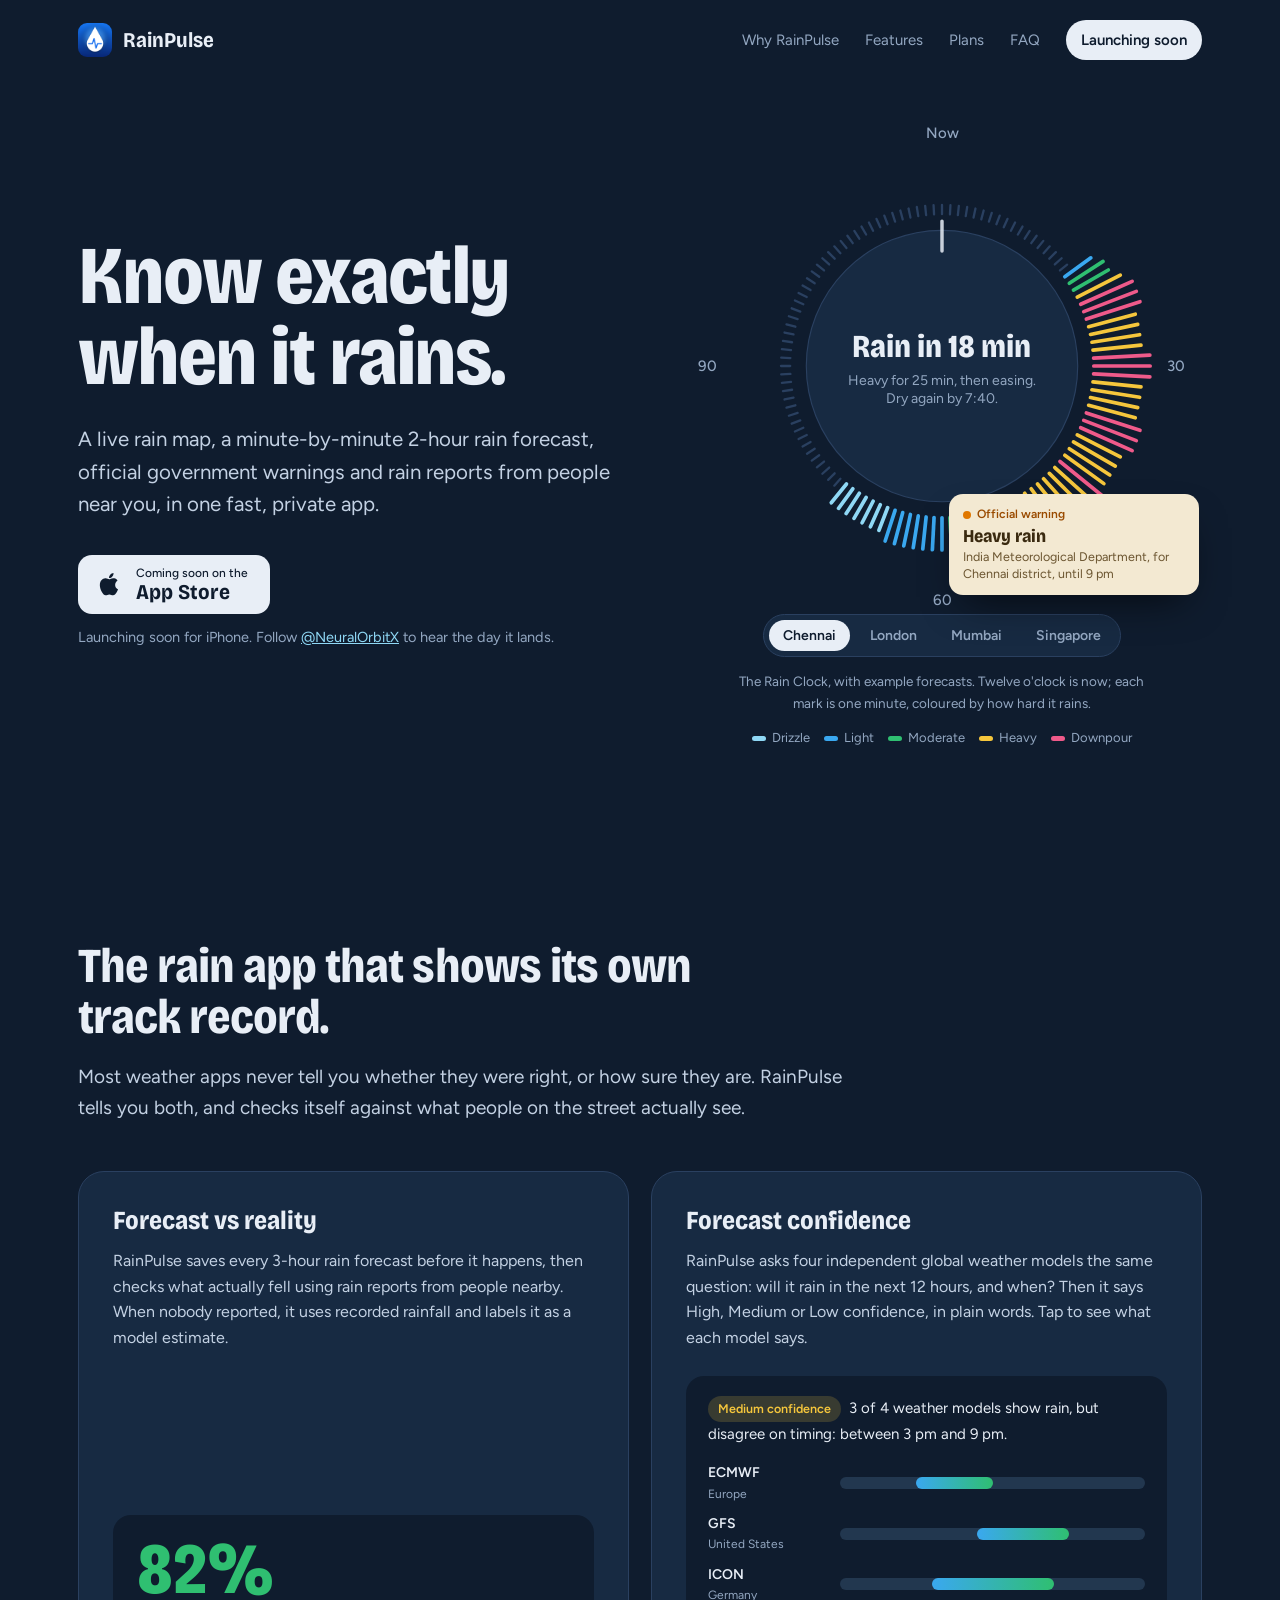
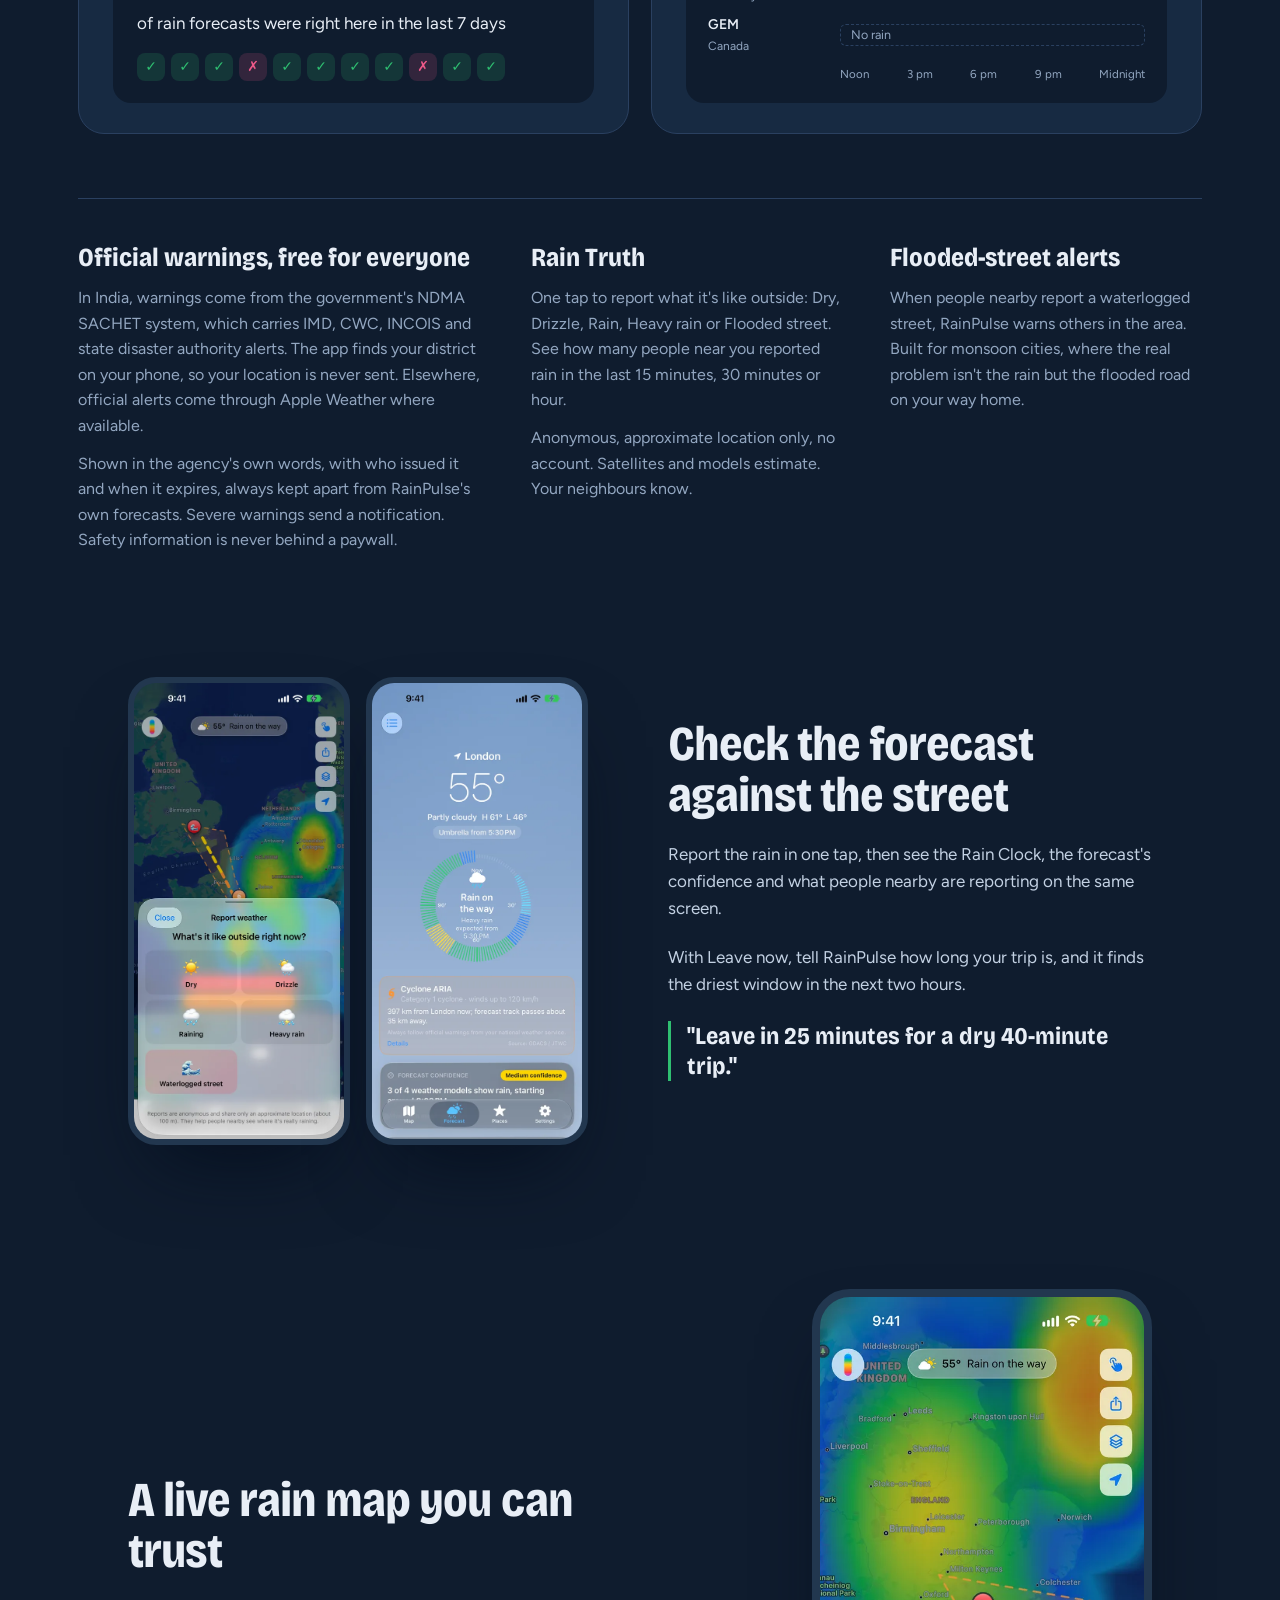
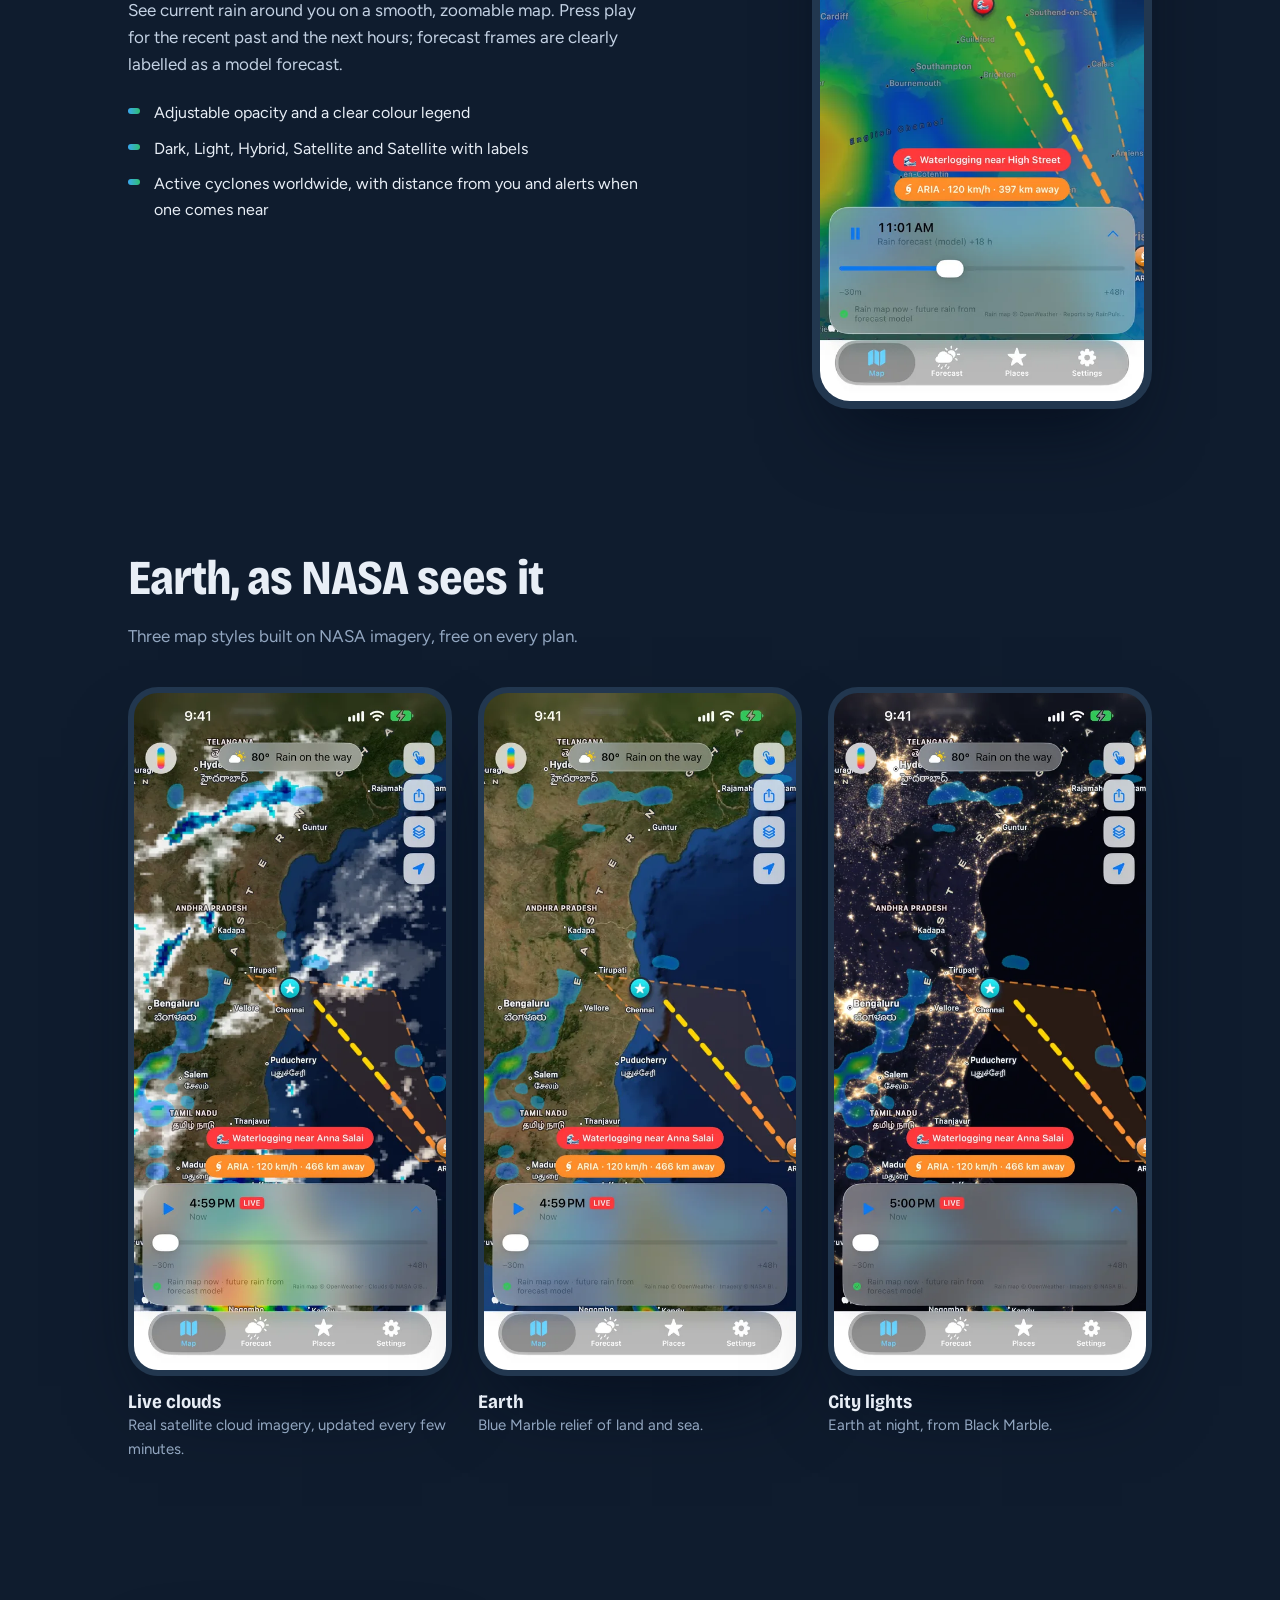
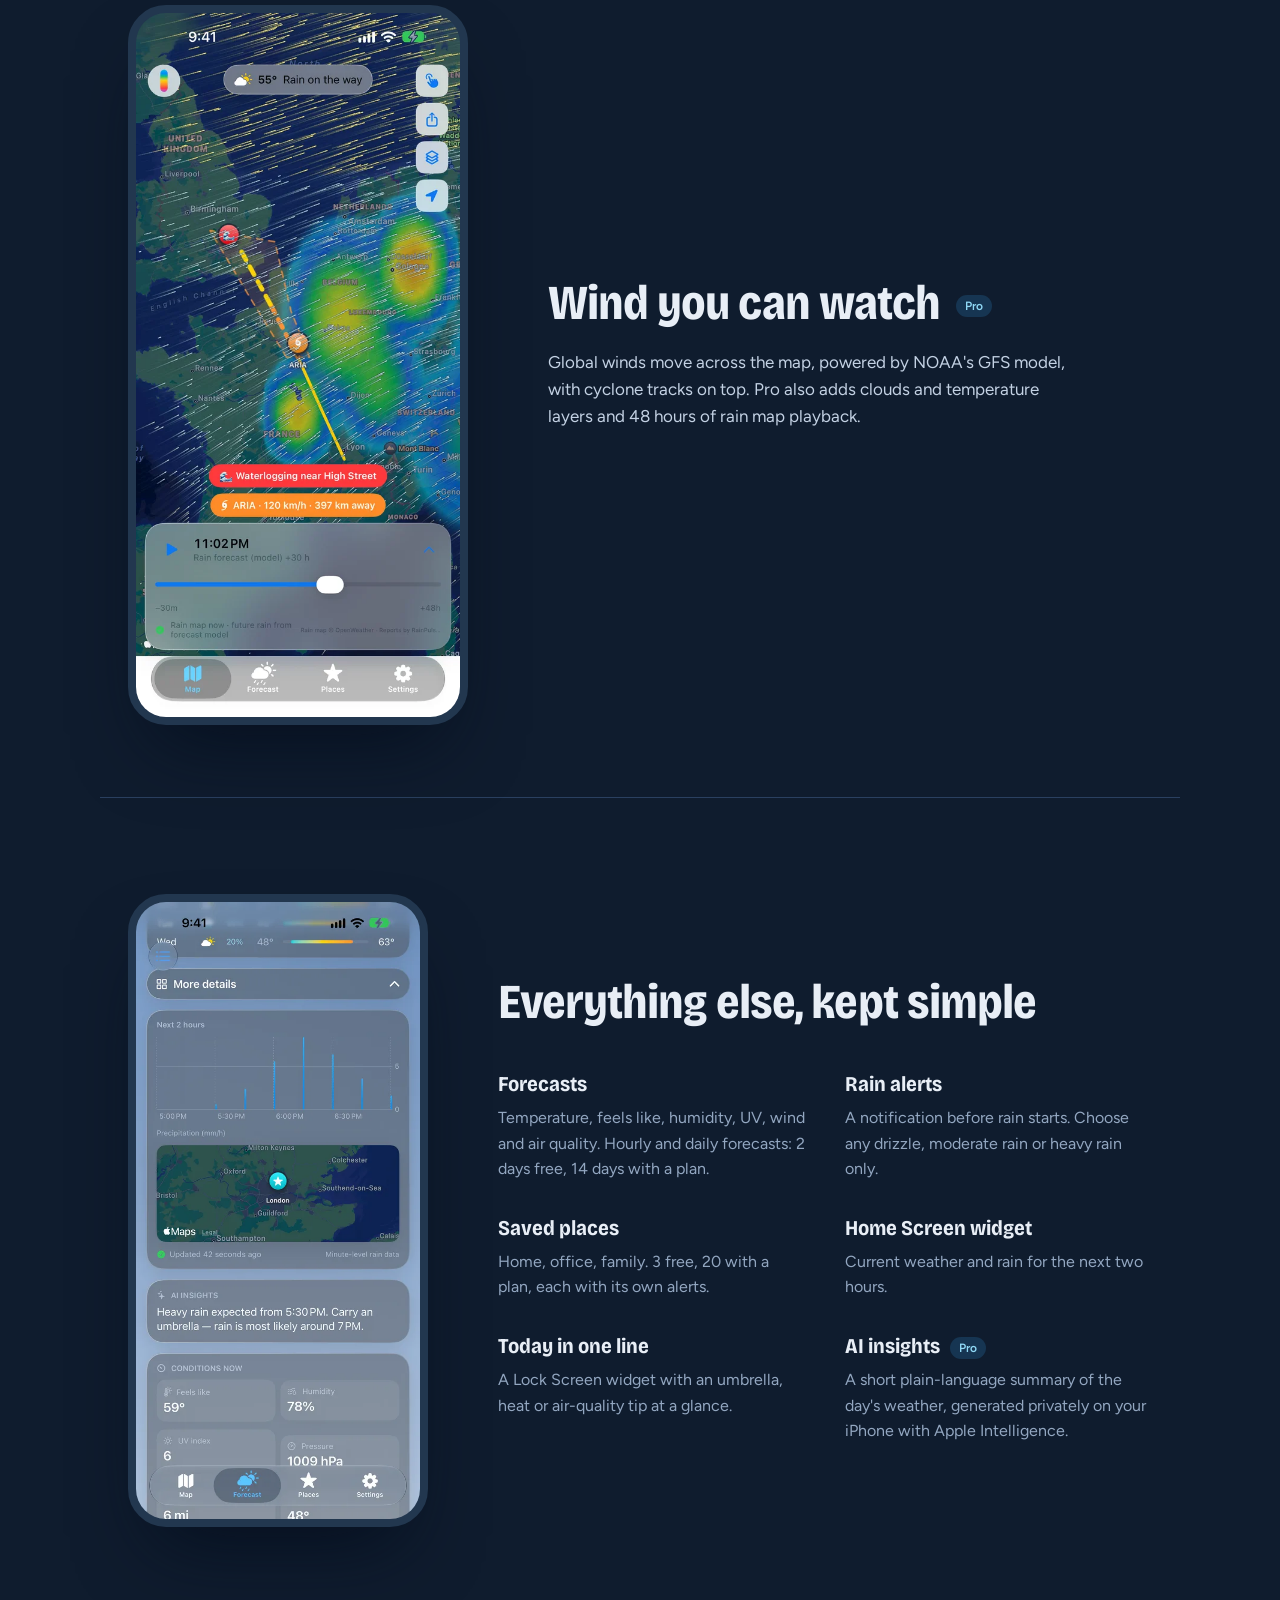
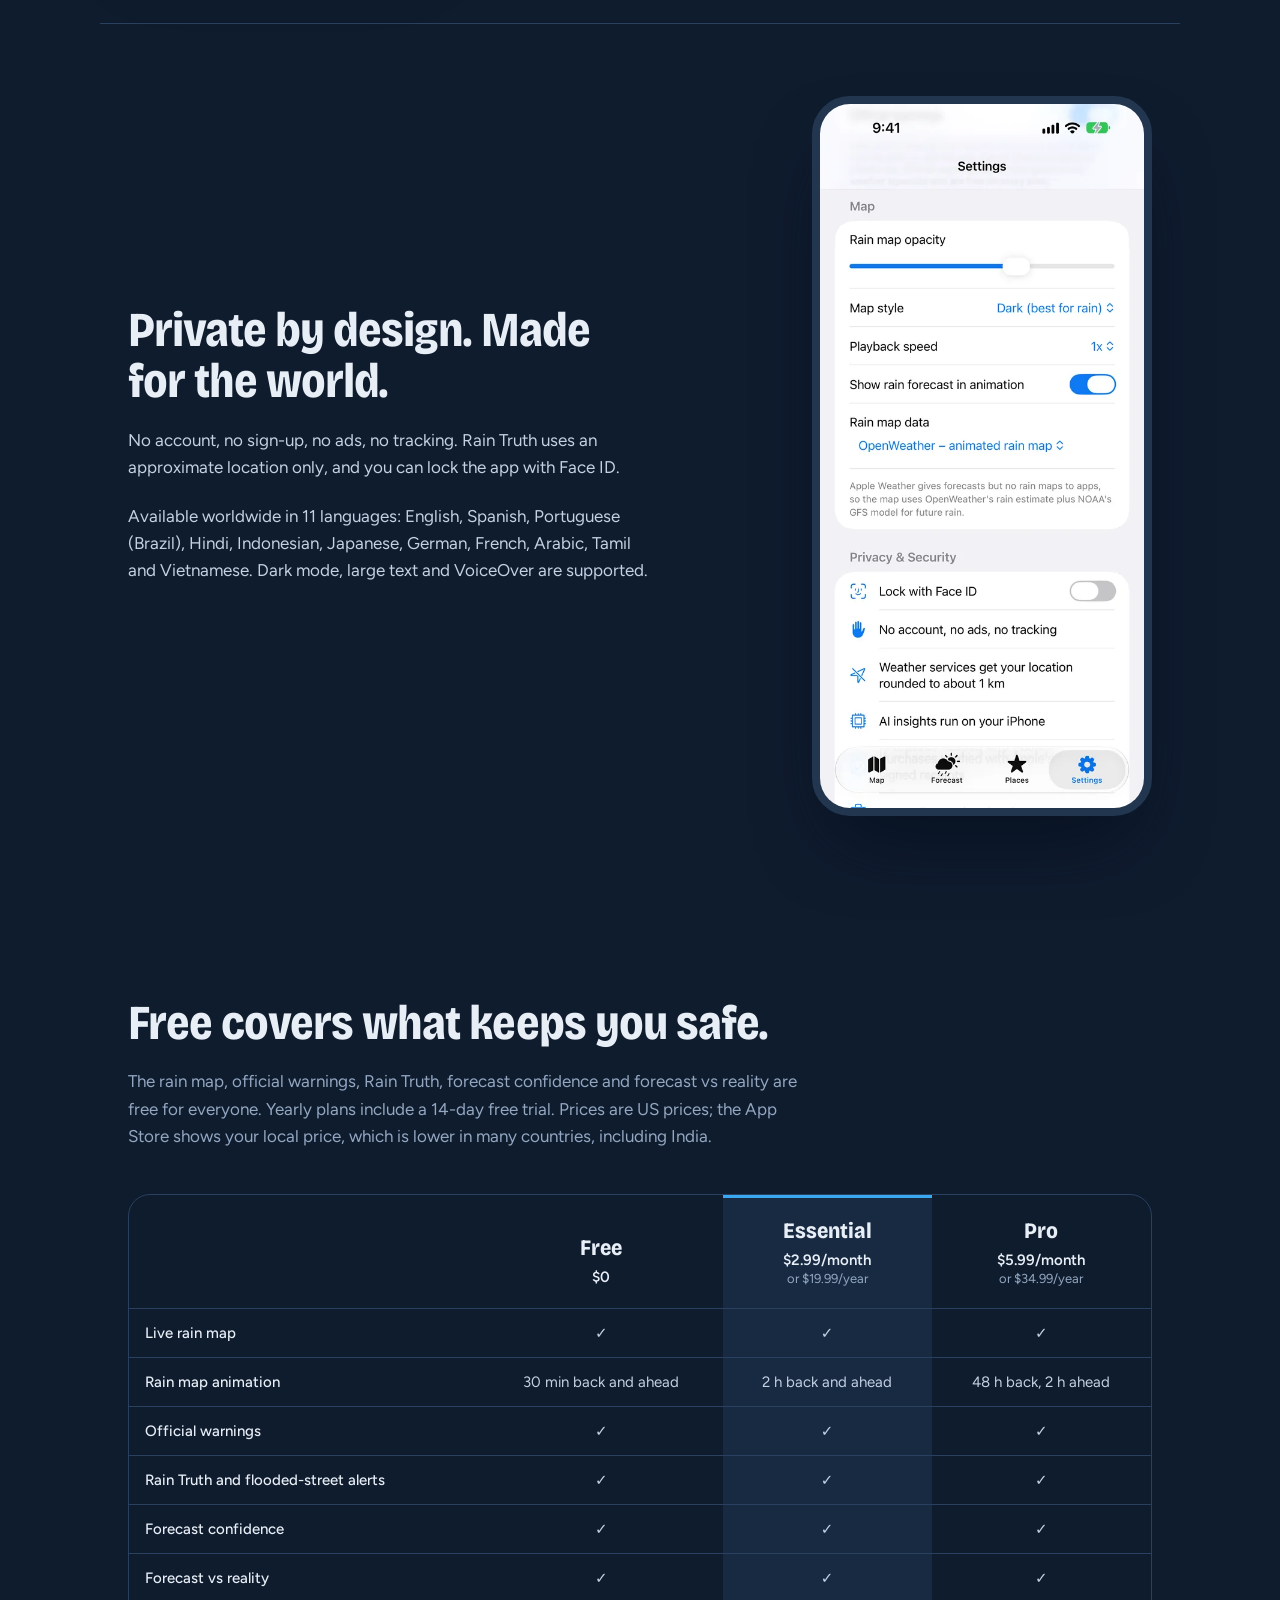
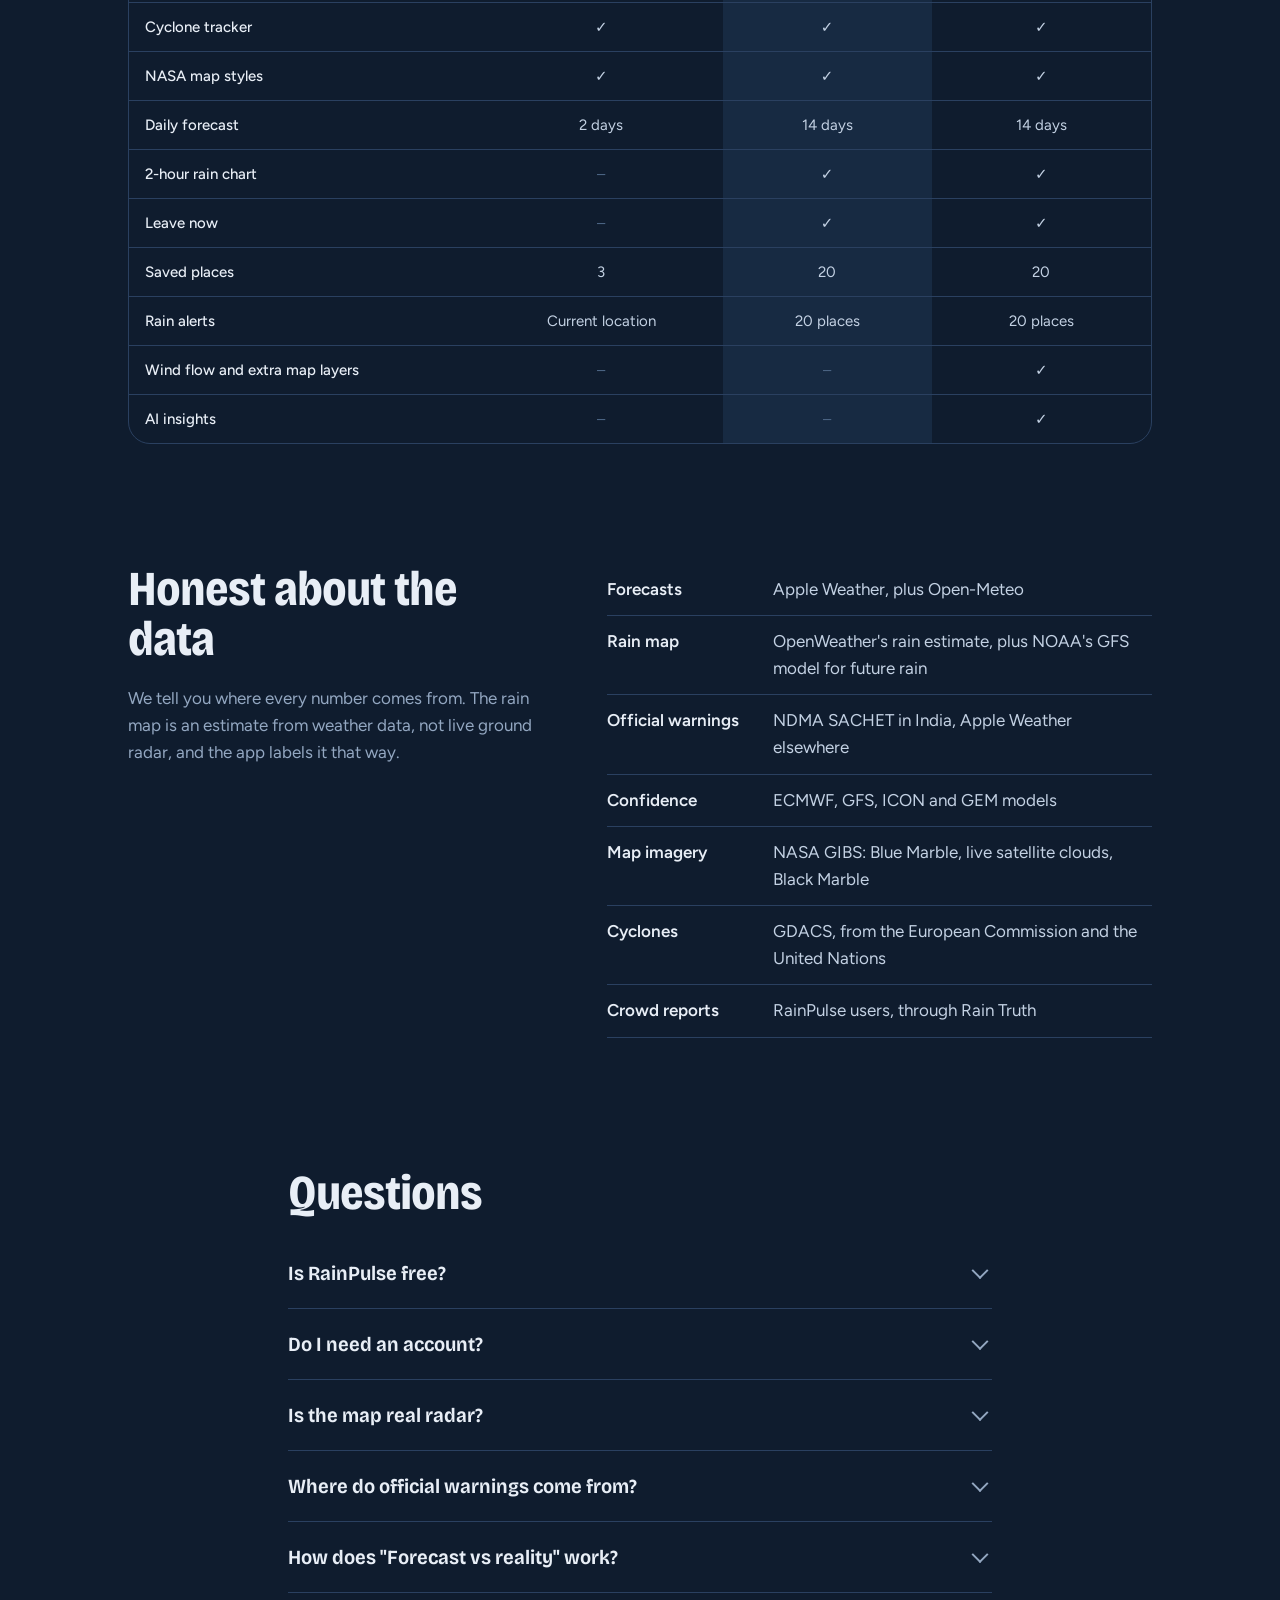
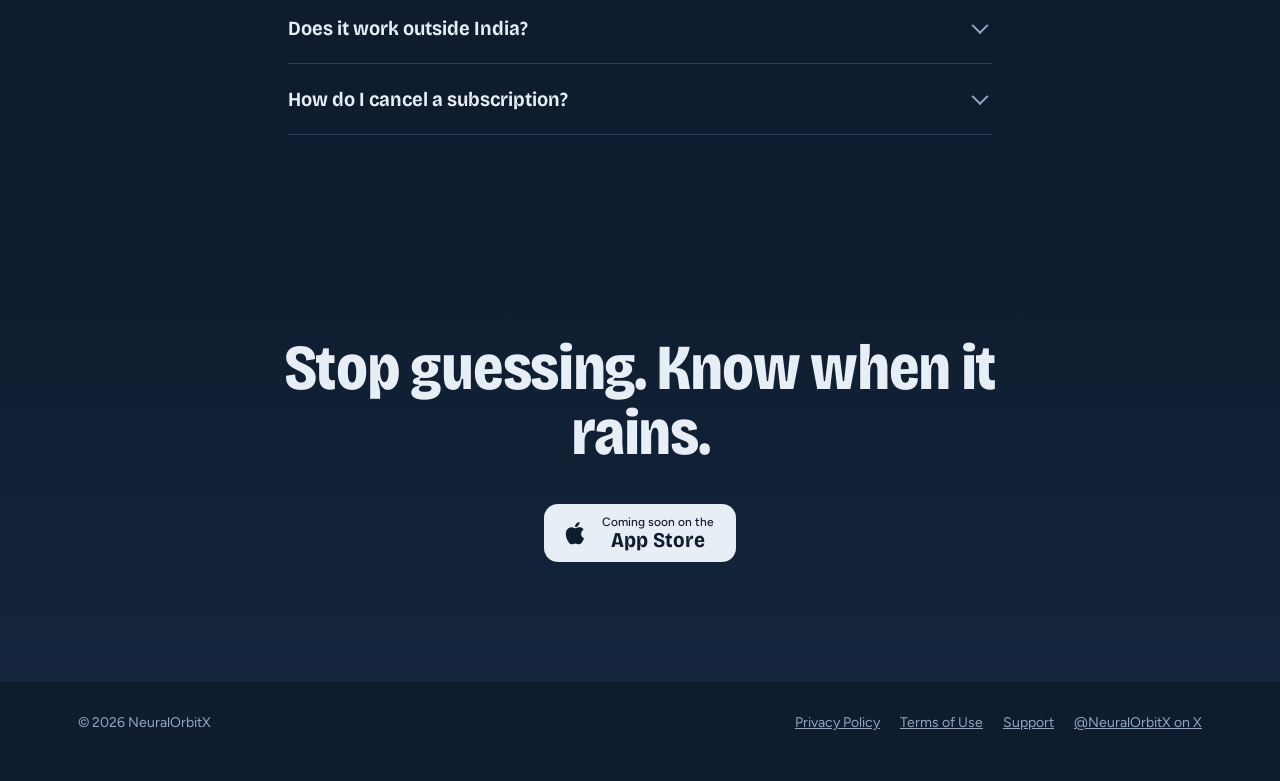
<file: docs/index.html>
<!DOCTYPE html>
<html lang="en">
<head>
<meta charset="utf-8">
<meta name="viewport" content="width=device-width,initial-scale=1,viewport-fit=cover">
<title>RainPulse: Rain Map &amp; Alerts – know exactly when it rains</title>
<meta name="description" content="Know exactly when it rains, how sure the forecast is, and what's really happening on your street. Live rain map, 2-hour rain forecast, official government warnings, Rain Truth reports and a forecast that keeps score. For iPhone.">
<meta name="theme-color" content="#0f1c2e">
<link rel="canonical" href="https://rainpulse-app.web.app/">
<meta property="og:type" content="website">
<meta property="og:url" content="https://rainpulse-app.web.app/">
<meta property="og:title" content="RainPulse: know exactly when it rains">
<meta property="og:description" content="Live rain map, minute-by-minute rain forecast, official warnings and rain reports from people near you. The rain app that shows its own track record.">
<meta property="og:image" content="https://rainpulse-app.web.app/img/og.png">
<meta name="twitter:card" content="summary_large_image">
<meta name="twitter:site" content="@NeuralOrbitX">
<meta name="apple-itunes-app" content="app-id=6838320608">
<link rel="icon" href="favicon.png">
<link rel="apple-touch-icon" href="img/icon-180.png">
<link rel="preload" href="fonts/bricolage.woff2" as="font" type="font/woff2" crossorigin>
<link rel="stylesheet" href="site.css?v=2">
<script type="application/ld+json">{"@context":"https://schema.org","@type":"MobileApplication","name":"RainPulse: Rain Map & Alerts","operatingSystem":"iOS 17+","applicationCategory":"WeatherApplication","author":{"@type":"Organization","name":"NeuralOrbitX"},"offers":{"@type":"Offer","price":"0","priceCurrency":"USD"}}</script>
</head>
<body>
<a class="skip" href="#main">Skip to content</a>
<header class="top">
  <a class="brand" href="./"><img src="img/icon-180.png" alt="" width="34" height="34">RainPulse</a>
  <nav aria-label="Main">
    <a href="#different">Why RainPulse</a>
    <a href="#features">Features</a>
    <a href="#pricing">Plans</a>
    <a href="#faq">FAQ</a>
    <a class="store-mini" href="#get" data-store>Get the app</a>
  </nav>
</header>

<main id="main">
<section class="hero">
  <div class="hero-copy">
    <h1>Know exactly when it&nbsp;rains.</h1>
    <p class="lede">A live rain map, a minute-by-minute 2-hour rain forecast, official government warnings and rain reports from people near you, in one fast, private app.</p>
    <div class="cta-row" id="get">
      <a class="store" href="https://apps.apple.com/app/id6838320608" data-store>
        <svg viewBox="0 0 24 24" aria-hidden="true"><path fill="currentColor" d="M16.4 12.6c0-2.4 2-3.6 2.1-3.7-1.1-1.7-2.9-1.9-3.5-1.9-1.5-.2-2.9.9-3.7.9-.8 0-1.9-.9-3.2-.8-1.6 0-3.1 1-4 2.4-1.7 3-.4 7.4 1.2 9.8.8 1.2 1.8 2.5 3 2.4 1.2 0 1.7-.8 3.1-.8 1.5 0 1.9.8 3.2.8 1.3 0 2.2-1.2 3-2.4.9-1.4 1.3-2.7 1.3-2.8-.1 0-2.5-1-2.5-3.9zM14 5.5c.7-.8 1.1-1.9 1-3-1 0-2.1.7-2.8 1.5-.6.7-1.2 1.8-1 2.9 1 .1 2.1-.6 2.8-1.4z"/></svg>
        <span><small data-store-small>Coming soon on the</small>App Store</span>
      </a>
      <p class="cta-note">Free for iPhone (iOS 17 or later), with optional Essential and Pro plans.</p>
    </div>
  </div>

  <figure class="clock" aria-label="Example Rain Clock showing the next two hours of rain">
    <div class="dial-wrap">
      <svg id="dial" viewBox="0 0 400 400" role="img">
        <title>Rain Clock: the next 120 minutes of rain around a dial</title>
        <g id="ticks"></g>
        <circle cx="200" cy="200" r="118" class="face"/>
        <line id="hand" x1="200" y1="100" x2="200" y2="74" class="hand"/>
      </svg>
      <div class="clock-center" aria-live="polite">
        <span id="c-head">Rain in 18 min</span>
        <span id="c-sub">Heavy for 25 min, then easing</span>
      </div>
      <div class="warn-card" id="warn">
        <span class="warn-flag">Official warning</span>
        <strong id="w-title">Heavy rain</strong>
        <span id="w-meta">India Meteorological Department, for Chennai district, until 9 pm</span>
      </div>
    </div>
    <figcaption>
      <div class="cities" role="tablist" aria-label="Example cities">
        <button role="tab" aria-selected="true" data-city="chennai">Chennai</button>
        <button role="tab" aria-selected="false" data-city="london">London</button>
        <button role="tab" aria-selected="false" data-city="mumbai">Mumbai</button>
        <button role="tab" aria-selected="false" data-city="singapore">Singapore</button>
      </div>
      <p class="clock-note">The Rain Clock, with example forecasts. Twelve o'clock is now; each mark is one minute, coloured by how hard it rains.</p>
      <ol class="scale" aria-label="Rain intensity colours">
        <li><i style="background:var(--r1)"></i>Drizzle</li>
        <li><i style="background:var(--r2)"></i>Light</li>
        <li><i style="background:var(--r3)"></i>Moderate</li>
        <li><i style="background:var(--r4)"></i>Heavy</li>
        <li><i style="background:var(--r5)"></i>Downpour</li>
      </ol>
    </figcaption>
  </figure>
</section>

<section class="band" id="different">
  <div class="band-head">
    <h2>The rain app that shows its own track&nbsp;record.</h2>
    <p>Most weather apps never tell you whether they were right, or how sure they are. RainPulse tells you both, and checks itself against what people on the street actually see.</p>
  </div>

  <div class="duo">
    <article class="proof">
      <h3>Forecast vs reality</h3>
      <p>RainPulse saves every 3-hour rain forecast before it happens, then checks what actually fell using rain reports from people nearby. When nobody reported, it uses recorded rainfall and labels it as a model estimate.</p>
      <div class="score" aria-label="Example: 82 percent of rain forecasts were right here in the last 7 days">
        <p class="score-num">82%</p>
        <p class="score-label">of rain forecasts were right here in the last 7 days</p>
        <ul class="marks" aria-hidden="true">
          <li class="ok">✓</li><li class="ok">✓</li><li class="ok">✓</li><li class="no">✗</li><li class="ok">✓</li><li class="ok">✓</li><li class="ok">✓</li><li class="ok">✓</li><li class="no">✗</li><li class="ok">✓</li><li class="ok">✓</li>
        </ul>
      </div>
    </article>

    <article class="proof">
      <h3>Forecast confidence</h3>
      <p>RainPulse asks four independent global weather models the same question: will it rain in the next 12 hours, and when? Then it says High, Medium or Low confidence, in plain words. Tap to see what each model says.</p>
      <div class="models" aria-label="Example: 3 of 4 weather models show rain, but disagree on timing">
        <p class="conf"><span class="pill med">Medium confidence</span>3 of 4 weather models show rain, but disagree on timing: between 3&nbsp;pm and 9&nbsp;pm.</p>
        <div class="model"><span>ECMWF <small>Europe</small></span><div class="track"><i style="left:25%;width:25%"></i></div></div>
        <div class="model"><span>GFS <small>United States</small></span><div class="track"><i style="left:45%;width:30%"></i></div></div>
        <div class="model"><span>ICON <small>Germany</small></span><div class="track"><i style="left:30%;width:40%"></i></div></div>
        <div class="model"><span>GEM <small>Canada</small></span><div class="track dry"><em>No rain</em></div></div>
        <div class="axis" aria-hidden="true"><span>Noon</span><span>3 pm</span><span>6 pm</span><span>9 pm</span><span>Midnight</span></div>
      </div>
    </article>
  </div>

  <div class="trio">
    <article>
      <h3>Official warnings, free for everyone</h3>
      <p>In India, warnings come from the government's NDMA SACHET system, which carries IMD, CWC, INCOIS and state disaster authority alerts. The app finds your district on your phone, so your location is never sent. Elsewhere, official alerts come through Apple Weather where available.</p>
      <p>Shown in the agency's own words, with who issued it and when it expires, always kept apart from RainPulse's own forecasts. Severe warnings send a notification. Safety information is never behind a paywall.</p>
    </article>
    <article>
      <h3>Rain Truth</h3>
      <p>One tap to report what it's like outside: Dry, Drizzle, Rain, Heavy rain or Flooded street. See how many people near you reported rain in the last 15 minutes, 30 minutes or hour.</p>
      <p>Anonymous, approximate location only, no account. Satellites and models estimate. Your neighbours know.</p>
    </article>
    <article>
      <h3>Flooded-street alerts</h3>
      <p>When people nearby report a waterlogged street, RainPulse warns others in the area. Built for monsoon cities, where the real problem isn't the rain but the flooded road on your way home.</p>
    </article>
  </div>
</section>

<section class="feature split">
  <div class="phones two">
    <div class="phone"><img src="img/report.webp" alt="The Rain Truth report sheet: Dry, Drizzle, Raining, Heavy rain and Waterlogged street" width="540" height="1170" loading="lazy"></div>
    <div class="phone"><img src="img/forecast.webp" alt="The forecast screen with the Rain Clock, a cyclone card and a Medium confidence forecast card" width="540" height="1170" loading="lazy"></div>
  </div>
  <div class="feature-copy">
    <h2>Check the forecast against the street</h2>
    <p>Report the rain in one tap, then see the Rain Clock, the forecast's confidence and what people nearby are reporting on the same screen.</p>
    <p>With Leave now, tell RainPulse how long your trip is, and it finds the driest window in the next two hours.</p>
    <p class="quote">"Leave in 25 minutes for a dry 40-minute trip."</p>
  </div>
</section>

<section class="feature split flip" id="features">
  <div class="phone"><img src="img/map.webp" alt="The RainPulse rain map with a waterlogging alert, a cyclone track and the animated timeline" width="540" height="1170" loading="lazy"></div>
  <div class="feature-copy">
    <h2>A live rain map you can trust</h2>
    <p>See current rain around you on a smooth, zoomable map. Press play for the recent past and the next hours; forecast frames are clearly labelled as a model forecast.</p>
    <ul class="ticks">
      <li>Adjustable opacity and a clear colour legend</li>
      <li>Dark, Light, Hybrid, Satellite and Satellite with labels</li>
      <li>Active cyclones worldwide, with distance from you and alerts when one comes near</li>
    </ul>
  </div>
</section>

<section class="nasa">
  <div class="nasa-head">
    <h2>Earth, as NASA sees it</h2>
    <p>Three map styles built on NASA imagery, free on every plan.</p>
  </div>
  <div class="nasa-row">
    <figure><div class="phone"><img src="img/style-clouds.webp" alt="NASA live satellite clouds over Chennai and South India" width="540" height="1170" loading="lazy"></div><figcaption><strong>Live clouds</strong>Real satellite cloud imagery, updated every few minutes.</figcaption></figure>
    <figure><div class="phone"><img src="img/style-earth.webp" alt="NASA Blue Marble relief of land and sea" width="540" height="1170" loading="lazy"></div><figcaption><strong>Earth</strong>Blue Marble relief of land and sea.</figcaption></figure>
    <figure><div class="phone"><img src="img/style-lights.webp" alt="NASA Earth at night showing city lights" width="540" height="1170" loading="lazy"></div><figcaption><strong>City lights</strong>Earth at night, from Black Marble.</figcaption></figure>
  </div>
</section>

<section class="feature split">
  <div class="phone"><img src="img/wind.webp" alt="Animated wind flow and a cyclone track on the RainPulse map" width="540" height="1170" loading="lazy"></div>
  <div class="feature-copy">
    <h2>Wind you can watch <span class="tier">Pro</span></h2>
    <p>Global winds move across the map, powered by NOAA's GFS model, with cyclone tracks on top. Pro also adds clouds and temperature layers and 48 hours of rain map playback.</p>
  </div>
</section>

<section class="more with-phone">
  <div class="phone"><img src="img/details.webp" alt="More details: the 2-hour rain chart, an AI insight and current conditions" width="540" height="1170" loading="lazy"></div>
  <div>
  <h2>Everything else, kept simple</h2>
  <dl class="more-list">
    <div><dt>Forecasts</dt><dd>Temperature, feels like, humidity, UV, wind and air quality. Hourly and daily forecasts: 2 days free, 14 days with a plan.</dd></div>
    <div><dt>Rain alerts</dt><dd>A notification before rain starts. Choose any drizzle, moderate rain or heavy rain only.</dd></div>
    <div><dt>Saved places</dt><dd>Home, office, family. 3 free, 20 with a plan, each with its own alerts.</dd></div>
    <div><dt>Home Screen widget</dt><dd>Current weather and rain for the next two hours.</dd></div>
    <div><dt>Today in one line</dt><dd>A Lock Screen widget with an umbrella, heat or air-quality tip at a glance.</dd></div>
    <div><dt>AI insights <span class="tier">Pro</span></dt><dd>A short plain-language summary of the day's weather, generated privately on your iPhone with Apple Intelligence.</dd></div>
  </dl>
  </div>
</section>

<section class="feature split flip">
  <div class="phone"><img src="img/privacy.webp" alt="RainPulse privacy settings: Face ID lock, no account, no ads, no tracking, approximate location" width="540" height="1170" loading="lazy"></div>
  <div class="feature-copy">
    <h2>Private by design. Made for the world.</h2>
    <p>No account, no sign-up, no ads, no tracking. Rain Truth uses an approximate location only, and you can lock the app with Face ID.</p>
    <p>Available worldwide in 11 languages: English, Spanish, Portuguese (Brazil), Hindi, Indonesian, Japanese, German, French, Arabic, Tamil and Vietnamese. Dark mode, large text and VoiceOver are supported.</p>
  </div>
</section>

<section class="pricing" id="pricing">
  <h2>Free covers what keeps you safe.</h2>
  <p class="pricing-lede">The rain map, official warnings, Rain Truth, forecast confidence and forecast vs reality are free for everyone. Yearly plans include a 14-day free trial. Prices are US prices; the App Store shows your local price, which is lower in many countries, including India.</p>
  <div class="table-wrap">
  <table class="plans-table">
    <thead>
      <tr><th scope="col"><span class="sr">Feature</span></th><th scope="col">Free<span class="pp">$0</span></th><th scope="col" class="hl">Essential<span class="pp">$2.99/month<small>or $19.99/year</small></span></th><th scope="col">Pro<span class="pp">$5.99/month<small>or $34.99/year</small></span></th></tr>
    </thead>
    <tbody>
      <tr><th scope="row">Live rain map</th><td>✓</td><td class="hl">✓</td><td>✓</td></tr>
      <tr><th scope="row">Rain map animation</th><td>30 min back and ahead</td><td class="hl">2 h back and ahead</td><td>48 h back, 2 h ahead</td></tr>
      <tr><th scope="row">Official warnings</th><td>✓</td><td class="hl">✓</td><td>✓</td></tr>
      <tr><th scope="row">Rain Truth and flooded-street alerts</th><td>✓</td><td class="hl">✓</td><td>✓</td></tr>
      <tr><th scope="row">Forecast confidence</th><td>✓</td><td class="hl">✓</td><td>✓</td></tr>
      <tr><th scope="row">Forecast vs reality</th><td>✓</td><td class="hl">✓</td><td>✓</td></tr>
      <tr><th scope="row">Cyclone tracker</th><td>✓</td><td class="hl">✓</td><td>✓</td></tr>
      <tr><th scope="row">NASA map styles</th><td>✓</td><td class="hl">✓</td><td>✓</td></tr>
      <tr><th scope="row">Daily forecast</th><td>2 days</td><td class="hl">14 days</td><td>14 days</td></tr>
      <tr><th scope="row">2-hour rain chart</th><td class="no">–</td><td class="hl">✓</td><td>✓</td></tr>
      <tr><th scope="row">Leave now</th><td class="no">–</td><td class="hl">✓</td><td>✓</td></tr>
      <tr><th scope="row">Saved places</th><td>3</td><td class="hl">20</td><td>20</td></tr>
      <tr><th scope="row">Rain alerts</th><td>Current location</td><td class="hl">20 places</td><td>20 places</td></tr>
      <tr><th scope="row">Wind flow and extra map layers</th><td class="no">–</td><td class="hl no">–</td><td>✓</td></tr>
      <tr><th scope="row">AI insights</th><td class="no">–</td><td class="hl no">–</td><td>✓</td></tr>
    </tbody>
  </table>
  </div>
</section>

<section class="data">
  <div>
    <h2>Honest about the data</h2>
    <p>We tell you where every number comes from. The rain map is an estimate from weather data, not live ground radar, and the app labels it that way.</p>
  </div>
  <dl class="sources">
    <div><dt>Forecasts</dt><dd>Apple Weather, plus Open-Meteo</dd></div>
    <div><dt>Rain map</dt><dd>OpenWeather's rain estimate, plus NOAA's GFS model for future rain</dd></div>
    <div><dt>Official warnings</dt><dd>NDMA SACHET in India, Apple Weather elsewhere</dd></div>
    <div><dt>Confidence</dt><dd>ECMWF, GFS, ICON and GEM models</dd></div>
    <div><dt>Map imagery</dt><dd>NASA GIBS: Blue Marble, live satellite clouds, Black Marble</dd></div>
    <div><dt>Cyclones</dt><dd>GDACS, from the European Commission and the United Nations</dd></div>
    <div><dt>Crowd reports</dt><dd>RainPulse users, through Rain Truth</dd></div>
  </dl>
</section>

<section class="faq" id="faq">
  <h2>Questions</h2>
  <details><summary>Is RainPulse free?</summary><p>Yes. The rain map, official warnings, Rain Truth, forecast confidence and forecast vs reality are all free. Essential and Pro add longer forecasts, the 2-hour rain chart, more places, wind flow and AI insights.</p></details>
  <details><summary>Do I need an account?</summary><p>No. There's no sign-up of any kind.</p></details>
  <details><summary>Is the map real radar?</summary><p>No. It's a rain estimate from weather data, plus a model forecast for future rain, and RainPulse labels it that way. Rain Truth adds what people on the ground actually see.</p></details>
  <details><summary>Where do official warnings come from?</summary><p>Government weather agencies only: NDMA SACHET in India, and Apple Weather's official alerts in other countries.</p></details>
  <details><summary>How does "Forecast vs reality" work?</summary><p>RainPulse saves each forecast, then checks it against Rain Truth reports, or recorded rainfall when nobody reported, and shows how often it was right.</p></details>
  <details><summary>Does it work outside India?</summary><p>Yes, worldwide. Official warnings and crowd reports are strongest where more people use the app.</p></details>
  <details><summary>How do I cancel a subscription?</summary><p>In your iPhone's Settings, tap your name, then Subscriptions. Subscriptions renew automatically unless you cancel at least 24 hours before the end of the period.</p></details>
</section>

<section class="closer">
  <p class="closer-line">Stop guessing. Know when it rains.</p>
  <a class="store" href="https://apps.apple.com/app/id6838320608" data-store>
    <svg viewBox="0 0 24 24" aria-hidden="true"><path fill="currentColor" d="M16.4 12.6c0-2.4 2-3.6 2.1-3.7-1.1-1.7-2.9-1.9-3.5-1.9-1.5-.2-2.9.9-3.7.9-.8 0-1.9-.9-3.2-.8-1.6 0-3.1 1-4 2.4-1.7 3-.4 7.4 1.2 9.8.8 1.2 1.8 2.5 3 2.4 1.2 0 1.7-.8 3.1-.8 1.5 0 1.9.8 3.2.8 1.3 0 2.2-1.2 3-2.4.9-1.4 1.3-2.7 1.3-2.8-.1 0-2.5-1-2.5-3.9zM14 5.5c.7-.8 1.1-1.9 1-3-1 0-2.1.7-2.8 1.5-.6.7-1.2 1.8-1 2.9 1 .1 2.1-.6 2.8-1.4z"/></svg>
    <span><small data-store-small>Coming soon on the</small>App Store</span>
  </a>
</section>
</main>

<footer class="foot">
  <p>© 2026 NeuralOrbitX</p>
  <p><a href="privacy">Privacy Policy</a><a href="https://www.apple.com/legal/internet-services/itunes/dev/stdeula/">Terms of Use</a><a href="support">Support</a><a href="https://x.com/NeuralOrbitX">@NeuralOrbitX on X</a></p>
</footer>

<script src="site.js?v=2"></script>
</body>
</html>
</file>
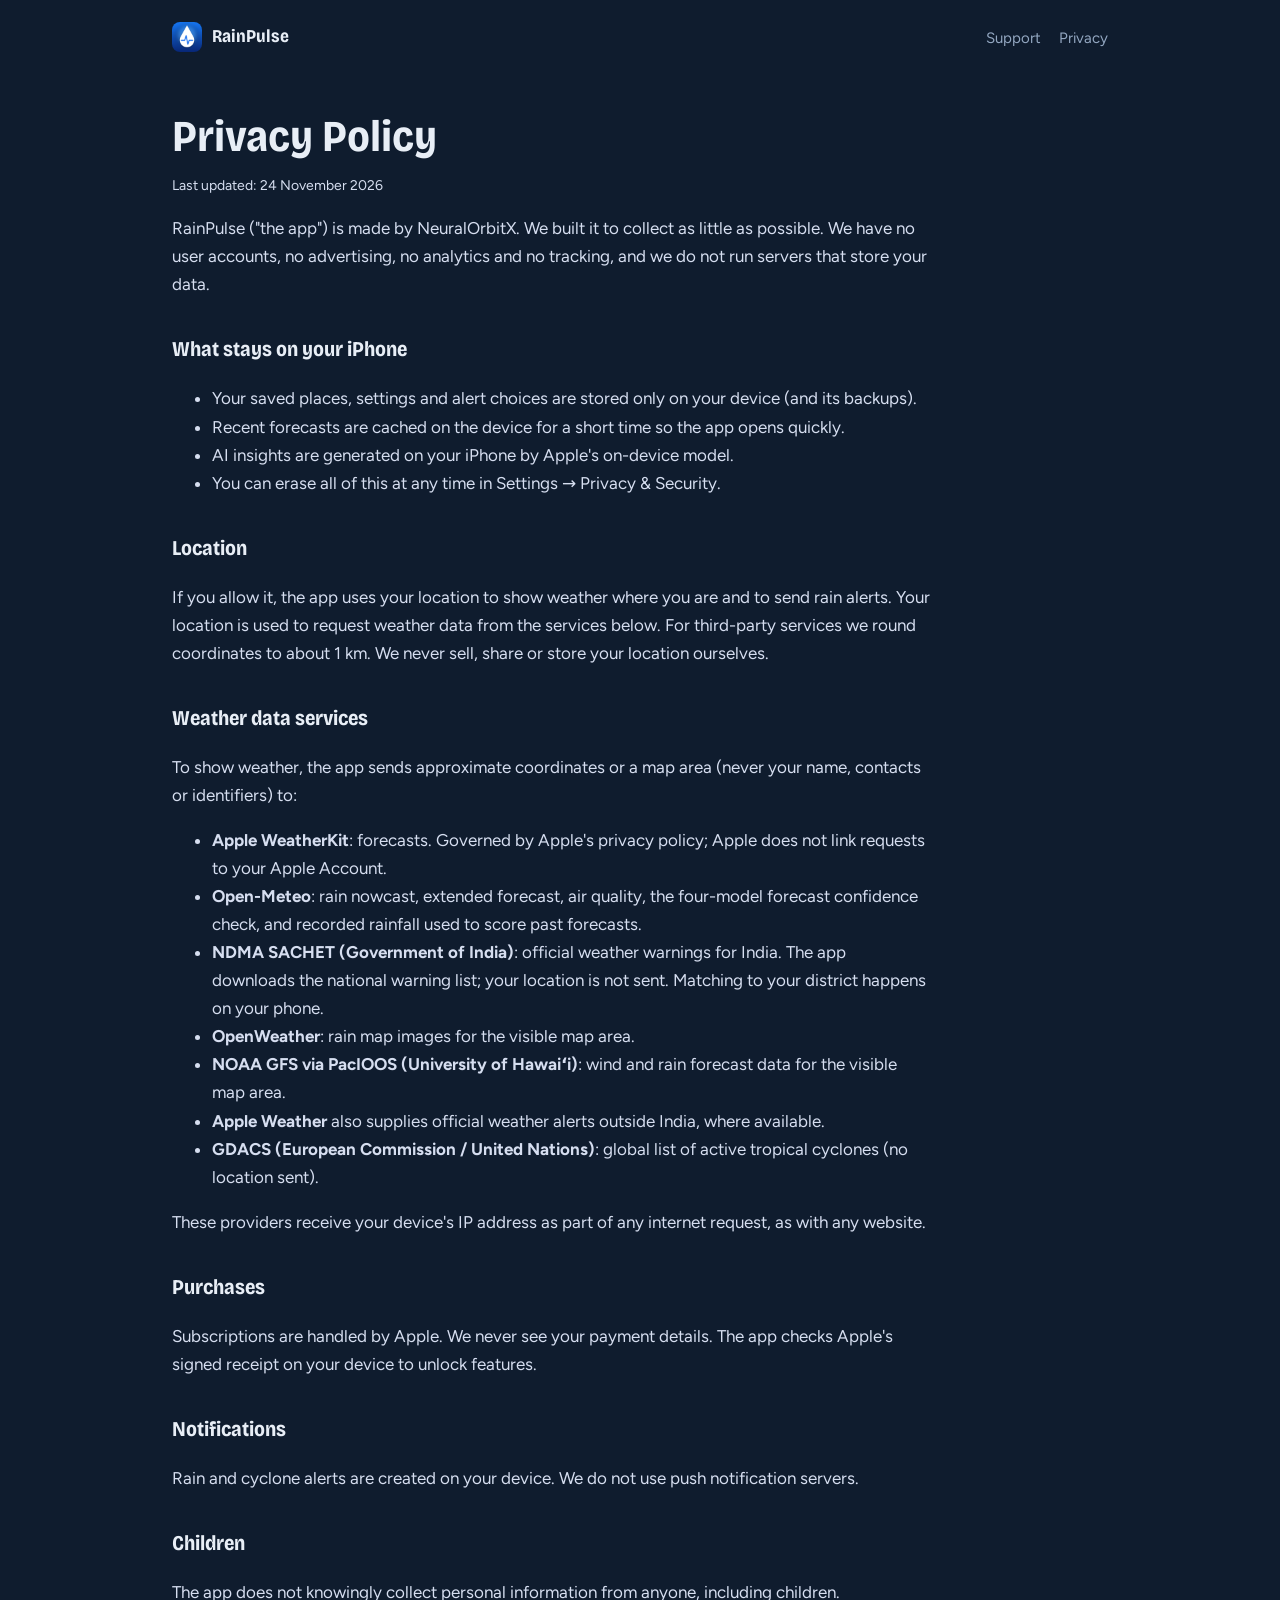
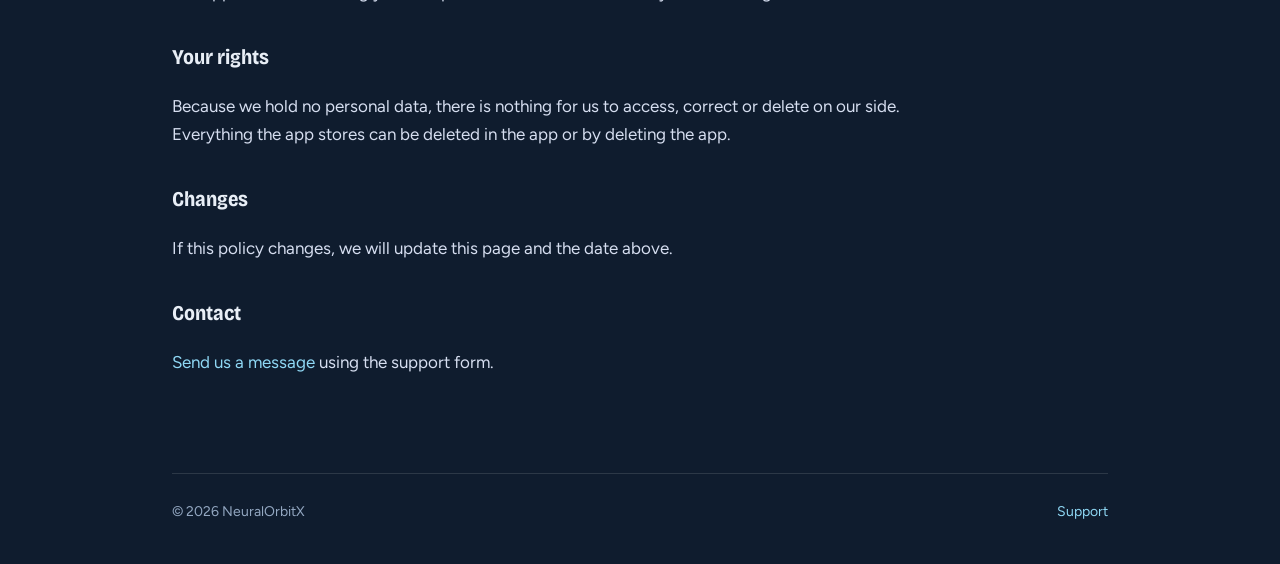
<file: docs/privacy.html>
<!DOCTYPE html>
<html lang="en"><head><meta charset="utf-8"><meta name="viewport" content="width=device-width,initial-scale=1">
<title>RainPulse Privacy Policy</title><link rel="icon" href="favicon.png"><link rel="stylesheet" href="style.css?v=2"></head><body><div class="wrap">
<header><a class="brand" href="./"><img src="img/icon-180.png" alt="" width="30" height="30">RainPulse</a><nav><a href="support.html">Support</a><a href="privacy.html">Privacy</a></nav></header>
<main class="doc">
<h1>Privacy Policy</h1>
<p class="updated">Last updated: 24 November 2026</p>
<p>RainPulse ("the app") is made by NeuralOrbitX. We built it to collect as little as possible. We have no user accounts, no advertising, no analytics and no tracking, and we do not run servers that store your data.</p>
<h2>What stays on your iPhone</h2>
<ul>
<li>Your saved places, settings and alert choices are stored only on your device (and its backups).</li>
<li>Recent forecasts are cached on the device for a short time so the app opens quickly.</li>
<li>AI insights are generated on your iPhone by Apple's on-device model.</li>
<li>You can erase all of this at any time in Settings → Privacy &amp; Security.</li>
</ul>
<h2>Location</h2>
<p>If you allow it, the app uses your location to show weather where you are and to send rain alerts. Your location is used to request weather data from the services below. For third-party services we round coordinates to about 1 km. We never sell, share or store your location ourselves.</p>
<h2>Weather data services</h2>
<p>To show weather, the app sends approximate coordinates or a map area (never your name, contacts or identifiers) to:</p>
<ul>
<li><b>Apple WeatherKit</b>: forecasts. Governed by Apple's privacy policy; Apple does not link requests to your Apple Account.</li>
<li><b>Open-Meteo</b>: rain nowcast, extended forecast, air quality, the four-model forecast confidence check, and recorded rainfall used to score past forecasts.</li>
<li><b>NDMA SACHET (Government of India)</b>: official weather warnings for India. The app downloads the national warning list; your location is not sent. Matching to your district happens on your phone.</li>
<li><b>OpenWeather</b>: rain map images for the visible map area.</li>
<li><b>NOAA GFS via PacIOOS (University of Hawaiʻi)</b>: wind and rain forecast data for the visible map area.</li>
<li><b>Apple Weather</b> also supplies official weather alerts outside India, where available.</li>
<li><b>GDACS (European Commission / United Nations)</b>: global list of active tropical cyclones (no location sent).</li>
</ul>
<p>These providers receive your device's IP address as part of any internet request, as with any website.</p>
<h2>Purchases</h2>
<p>Subscriptions are handled by Apple. We never see your payment details. The app checks Apple's signed receipt on your device to unlock features.</p>
<h2>Notifications</h2>
<p>Rain and cyclone alerts are created on your device. We do not use push notification servers.</p>
<h2>Children</h2>
<p>The app does not knowingly collect personal information from anyone, including children.</p>
<h2>Your rights</h2>
<p>Because we hold no personal data, there is nothing for us to access, correct or delete on our side. Everything the app stores can be deleted in the app or by deleting the app.</p>
<h2>Changes</h2>
<p>If this policy changes, we will update this page and the date above.</p>
<h2>Contact</h2>
<p><a href="support">Send us a message</a> using the support form.</p>
</main>
<footer><span>© 2026 NeuralOrbitX</span><span><a href="support.html">Support</a></span></footer>
</div></body></html>
</file>
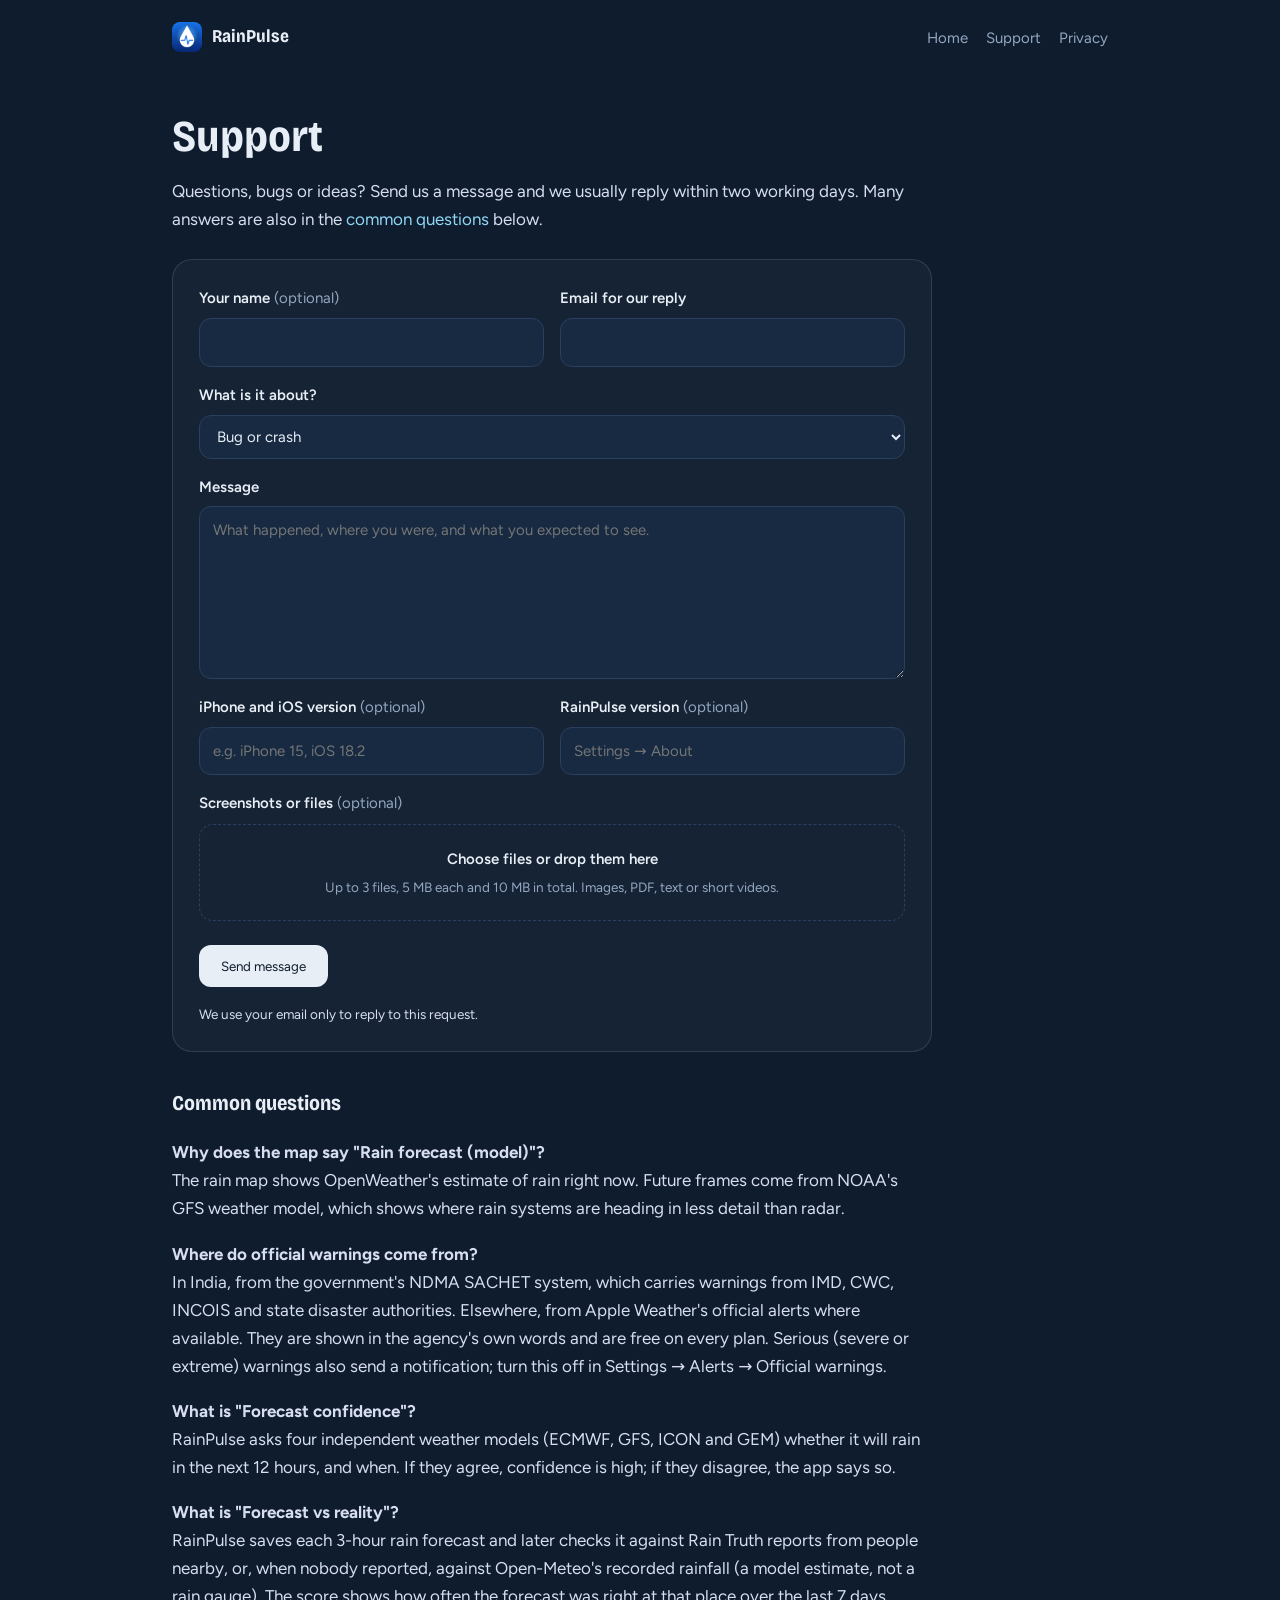
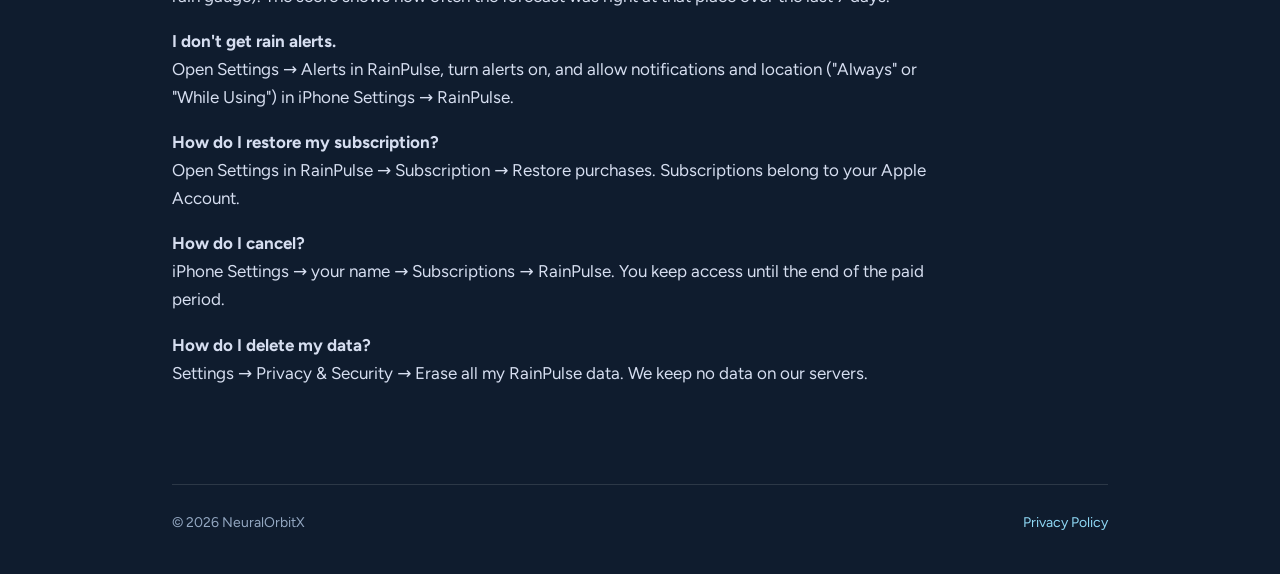
<file: docs/support.html>
<!DOCTYPE html>
<html lang="en"><head><meta charset="utf-8"><meta name="viewport" content="width=device-width,initial-scale=1">
<title>RainPulse Support</title><link rel="icon" href="favicon.png"><link rel="stylesheet" href="style.css?v=2"></head><body><div class="wrap">
<header><a class="brand" href="./"><img src="img/icon-180.png" alt="" width="30" height="30">RainPulse</a><nav><a href="./">Home</a><a href="support">Support</a><a href="privacy">Privacy</a></nav></header>
<main class="doc">
<h1>Support</h1>
<p>Questions, bugs or ideas? Send us a message and we usually reply within two working days. Many answers are also in the <a href="#common">common questions</a> below.</p>
<form id="support-form" class="sform" novalidate>
  <div class="row two">
    <label>Your name <span class="opt">(optional)</span><input name="name" autocomplete="name" maxlength="100"></label>
    <label>Email for our reply<input name="email" type="email" autocomplete="email" required maxlength="200"></label>
  </div>
  <label>What is it about?
    <select name="topic">
      <option>Bug or crash</option><option>Subscription or payment</option><option>Rain alerts or warnings</option>
      <option>Wrong forecast</option><option>Feature idea</option><option>Privacy or my data</option><option>Other</option>
    </select>
  </label>
  <label>Message<textarea name="message" rows="6" required minlength="10" maxlength="5000" placeholder="What happened, where you were, and what you expected to see."></textarea></label>
  <div class="row two">
    <label>iPhone and iOS version <span class="opt">(optional)</span><input name="device" maxlength="200" placeholder="e.g. iPhone 15, iOS 18.2"></label>
    <label>RainPulse version <span class="opt">(optional)</span><input name="appVersion" maxlength="40" placeholder="Settings → About"></label>
  </div>
  <div class="files">
    <span class="flabel">Screenshots or files <span class="opt">(optional)</span></span>
    <label class="drop" id="drop">
      <input type="file" name="files" id="files" multiple accept="image/png,image/jpeg,image/heic,image/heif,image/gif,image/webp,application/pdf,text/plain,video/mp4,video/quicktime">
      <span>Choose files or drop them here</span>
      <small>Up to 3 files, 5 MB each and 10 MB in total. Images, PDF, text or short videos.</small>
    </label>
    <ul id="file-list" class="file-list" aria-live="polite"></ul>
  </div>
  <input name="website" class="hp" tabindex="-1" autocomplete="off" aria-hidden="true">
  <p class="err" id="form-error" role="alert"></p>
  <button type="submit" id="send">Send message</button>
  <p class="fine">We use your email only to reply to this request.</p>
</form>
<div id="sent" class="sent" hidden tabindex="-1">
  <h2>Message sent</h2>
  <p>Thanks. Your reference is <b id="ref"></b>. We'll reply to <b id="sent-email"></b>, usually within two working days.</p>
  <button type="button" id="again">Send another message</button>
</div>
<h2 id="common">Common questions</h2>
<p><b>Why does the map say "Rain forecast (model)"?</b><br>The rain map shows OpenWeather's estimate of rain right now. Future frames come from NOAA's GFS weather model, which shows where rain systems are heading in less detail than radar.</p>
<p><b>Where do official warnings come from?</b><br>In India, from the government's NDMA SACHET system, which carries warnings from IMD, CWC, INCOIS and state disaster authorities. Elsewhere, from Apple Weather's official alerts where available. They are shown in the agency's own words and are free on every plan. Serious (severe or extreme) warnings also send a notification; turn this off in Settings → Alerts → Official warnings.</p>
<p><b>What is "Forecast confidence"?</b><br>RainPulse asks four independent weather models (ECMWF, GFS, ICON and GEM) whether it will rain in the next 12 hours, and when. If they agree, confidence is high; if they disagree, the app says so.</p>
<p><b>What is "Forecast vs reality"?</b><br>RainPulse saves each 3-hour rain forecast and later checks it against Rain Truth reports from people nearby, or, when nobody reported, against Open-Meteo's recorded rainfall (a model estimate, not a rain gauge). The score shows how often the forecast was right at that place over the last 7 days.</p>
<p><b>I don't get rain alerts.</b><br>Open Settings → Alerts in RainPulse, turn alerts on, and allow notifications and location ("Always" or "While Using") in iPhone Settings → RainPulse.</p>
<p><b>How do I restore my subscription?</b><br>Open Settings in RainPulse → Subscription → Restore purchases. Subscriptions belong to your Apple Account.</p>
<p><b>How do I cancel?</b><br>iPhone Settings → your name → Subscriptions → RainPulse. You keep access until the end of the paid period.</p>
<p><b>How do I delete my data?</b><br>Settings → Privacy &amp; Security → Erase all my RainPulse data. We keep no data on our servers.</p>
</main>
<footer><span>© 2026 NeuralOrbitX</span><span><a href="privacy.html">Privacy Policy</a></span></footer>
</div><script src="support.js?v=2"></script></body></html>
</file>
<file: docs/site.css>
@font-face{font-family:"Bricolage Grotesque";src:url(fonts/bricolage.woff2) format("woff2");font-weight:200 800;font-stretch:75% 100%;font-display:swap}
@font-face{font-family:"Figtree";src:url(fonts/figtree.woff2) format("woff2");font-weight:300 900;font-display:swap}
:root{
  --ink:#0f1c2e;        /* monsoon evening sky */
  --slate:#172a42;      /* wet asphalt */
  --line:#2a4060;
  --paper:#e8eef6;
  --mute:#93a7c1;
  --r1:#8fd8f5;--r2:#3aa8f0;--r3:#2fbf71;--r4:#f5c63c;--r5:#ef5a8a;
  --display:"Bricolage Grotesque",ui-sans-serif,system-ui,sans-serif;
  --body:"Figtree",ui-sans-serif,system-ui,-apple-system,sans-serif;
}
*{box-sizing:border-box}
html{-webkit-text-size-adjust:100%;scroll-behavior:smooth}
body{margin:0;background:var(--ink);color:var(--paper);font:17px/1.6 var(--body);-webkit-font-smoothing:antialiased}
img{max-width:100%;display:block}
a{color:var(--r1)}
:focus-visible{outline:2px solid var(--r1);outline-offset:3px;border-radius:6px}
.skip{position:absolute;left:-999px;top:8px;background:var(--paper);color:var(--ink);padding:8px 14px;border-radius:8px}
.skip:focus{left:12px;z-index:10}

/* header */
.top{max-width:1180px;margin:0 auto;padding:20px 28px;display:flex;align-items:center;justify-content:space-between;gap:16px}
.brand{display:flex;align-items:center;gap:11px;color:var(--paper);text-decoration:none;font:700 21px/1 var(--display);font-variation-settings:"wdth" 88}
.brand img{border-radius:9px}
.top nav{display:flex;align-items:center;gap:26px}
.top nav a{color:var(--mute);text-decoration:none;font-size:15px}
.top nav a:hover{color:var(--paper)}
.top nav .store-mini{color:var(--ink);background:var(--paper);padding:8px 15px;border-radius:999px;font-weight:600}
.top nav .store-mini:hover{color:var(--ink);background:#fff}

/* hero */
.hero{max-width:1180px;margin:0 auto;padding:56px 28px 96px;display:grid;grid-template-columns:1.05fr 1fr;gap:56px;align-items:center}
.hero h1{font:800 clamp(44px,6.4vw,86px)/.98 var(--display);font-variation-settings:"wdth" 80,"opsz" 96;letter-spacing:-.025em;margin:0 0 26px}
.lede{font-size:clamp(18px,1.6vw,21px);color:#c3d1e3;max-width:34em;margin:0 0 34px}
.cta-row{display:flex;flex-direction:column;gap:12px;align-items:flex-start}
.cta-note{margin:0;color:var(--mute);font-size:14.5px}
.store{display:inline-flex;align-items:center;gap:12px;background:var(--paper);color:var(--ink);text-decoration:none;padding:11px 22px 11px 18px;border-radius:14px;transition:background .15s}
.store:hover{background:#fff}
.store svg{width:28px;height:28px}
.store span{display:flex;flex-direction:column;font:700 21px/1.05 var(--display);font-variation-settings:"wdth" 90}
.store small{font:500 12px/1.2 var(--body)}

/* rain clock */
.clock{margin:0;position:relative;display:flex;flex-direction:column;align-items:center}
#dial{width:min(460px,100%);height:auto;overflow:visible}
#dial .tick{stroke-linecap:round;transition:stroke .5s ease,opacity .5s ease}
#dial .face{fill:var(--slate);stroke:var(--line);stroke-width:1}
#dial .hand{transform-origin:200px 200px;transform-box:view-box;stroke:var(--paper);stroke-width:3;stroke-linecap:round;opacity:.85}
#dial .pin{fill:var(--paper)}
#dial .hour{fill:var(--mute);font:500 13px var(--body)}
.dial-wrap{position:relative;width:min(460px,100%)}
#dial{width:100%}
.clock-center{position:absolute;inset:0;display:flex;flex-direction:column;align-items:center;justify-content:center;text-align:center;pointer-events:none;padding:0 27%}
#c-head{font:800 clamp(24px,2.6vw,32px)/1.02 var(--display);font-variation-settings:"wdth" 82}
#c-sub{color:var(--mute);font-size:14px;margin-top:8px;line-height:1.35}
.clock figcaption{display:flex;flex-direction:column;align-items:center;gap:14px;margin-top:10px}
.cities{display:flex;flex-wrap:wrap;justify-content:center;gap:6px;background:var(--slate);padding:5px;border-radius:999px;border:1px solid var(--line)}
.cities button{font:600 14px var(--body);color:var(--mute);background:none;border:0;padding:7px 14px;border-radius:999px;cursor:pointer}
.cities button[aria-selected="true"]{background:var(--paper);color:var(--ink)}
.clock-note{margin:0;font-size:13.5px;color:var(--mute);text-align:center;max-width:30em}
.scale{display:flex;flex-wrap:wrap;justify-content:center;gap:14px;list-style:none;margin:0;padding:0;font-size:13px;color:var(--mute)}
.scale li{display:flex;align-items:center;gap:6px}
.scale i{width:14px;height:5px;border-radius:3px;display:block}

/* feature rows */
.feature{max-width:1080px;margin:0 auto;padding:72px 28px}
.split{display:grid;grid-template-columns:minmax(0,340px) 1fr;gap:80px;align-items:center}
.split.flip{grid-template-columns:1fr minmax(0,340px)}
.split.flip .phone{order:2}
.phone{border-radius:38px;overflow:hidden;border:8px solid #22374f;box-shadow:0 40px 80px -30px rgba(3,10,25,.8);background:#22374f}
.phone img{width:100%;height:auto}
.feature-copy{max-width:31em}
h2{font:750 clamp(32px,3.8vw,50px)/1.04 var(--display);font-variation-settings:"wdth" 82;letter-spacing:-.02em;margin:0 0 20px}
.feature-copy p{color:#c3d1e3;margin:0 0 22px}
.ticks{list-style:none;padding:0;margin:0;display:grid;gap:10px}
.ticks li{position:relative;padding-left:26px;color:var(--paper);font-size:16px}
.ticks li::before{content:"";position:absolute;left:0;top:.5em;width:12px;height:6px;border-radius:3px;background:linear-gradient(90deg,var(--r2),var(--r3))}

/* more */
.more{max-width:1080px;margin:0 auto;padding:96px 28px;border-top:1px solid var(--line);border-bottom:1px solid var(--line)}
.more h2{max-width:14em}
.more-list{display:grid;grid-template-columns:repeat(3,1fr);gap:44px 48px;margin:44px 0 0}
.more-list dt{font:700 21px/1.2 var(--display);font-variation-settings:"wdth" 88;margin-bottom:8px}
.more-list dd{margin:0;color:var(--mute);font-size:16px}

/* pricing */
.pricing{max-width:1080px;margin:0 auto;padding:110px 28px 80px}
.pricing-lede{color:var(--mute);max-width:40em;margin:0 0 44px}
.plans{display:grid;grid-template-columns:1fr 1.12fr 1fr;gap:18px;align-items:start}
.plan{border:1px solid var(--line);border-radius:22px;padding:30px 28px}
.plan.main{background:var(--slate);border-color:var(--r2);padding:38px 30px}
.plan h3{font:700 22px var(--display);margin:0 0 12px}
.price{font:800 46px/1 var(--display);font-variation-settings:"wdth" 80;margin:0}
.price span{font:500 16px var(--body);color:var(--mute);margin-left:4px}
.alt{margin:6px 0 0;color:var(--mute);font-size:15px}
.plan ul{list-style:none;margin:24px 0 0;padding:20px 0 0;border-top:1px solid var(--line);display:grid;gap:9px;font-size:15.5px}

/* faq */
.faq{max-width:760px;margin:0 auto;padding:60px 28px 90px}
details{border-bottom:1px solid var(--line)}
summary{cursor:pointer;list-style:none;padding:22px 36px 22px 0;font:650 20px/1.3 var(--display);font-variation-settings:"wdth" 92;position:relative}
summary::-webkit-details-marker{display:none}
summary::after{content:"";position:absolute;right:6px;top:50%;width:10px;height:10px;border-right:2px solid var(--mute);border-bottom:2px solid var(--mute);transform:translateY(-70%) rotate(45deg);transition:transform .2s}
details[open] summary::after{transform:translateY(-30%) rotate(-135deg)}
details p{margin:0 0 22px;color:#c3d1e3}

/* closer */
.closer{text-align:center;padding:110px 28px 120px;background:linear-gradient(180deg,var(--ink),#13253c)}
.closer-line{font:800 clamp(34px,5vw,64px)/1.02 var(--display);font-variation-settings:"wdth" 80;letter-spacing:-.02em;max-width:13em;margin:0 auto 38px}

.foot{max-width:1180px;margin:0 auto;padding:30px 28px 46px;display:flex;flex-wrap:wrap;justify-content:space-between;gap:12px;color:var(--mute);font-size:14px}
.foot p{margin:0;display:flex;flex-wrap:wrap;gap:20px}
.foot a{color:var(--mute)}.foot a:hover{color:var(--paper)}


/* official warning card on the clock */
.warn-card{position:absolute;right:-6%;bottom:2%;width:min(250px,62%);background:#f3e9d2;color:#3a2a10;border-radius:14px;padding:11px 14px 12px;box-shadow:0 18px 40px -16px rgba(0,0,0,.7);display:flex;flex-direction:column;gap:2px;transition:opacity .3s,transform .3s}
.warn-card.off{opacity:0;transform:translateY(8px);pointer-events:none}
.warn-flag{font-size:12px;font-weight:600;color:#9a4b00;display:flex;align-items:center;gap:6px}
.warn-flag::before{content:"";width:8px;height:8px;border-radius:50%;background:#e07800}
.warn-card strong{font:750 18px/1.15 var(--display);font-stretch:88%}
.warn-card span:last-child{font-size:12.5px;line-height:1.35;color:#6b5530}

/* what makes it different */
.band{max-width:1180px;margin:0 auto;padding:96px 28px 40px}
.band-head{max-width:46em;margin-bottom:48px}
.band-head p{color:#c3d1e3;font-size:19px;margin:0}
.duo{display:grid;grid-template-columns:1fr 1fr;gap:22px}
.proof{background:var(--slate);border:1px solid var(--line);border-radius:26px;padding:34px 34px 30px;display:flex;flex-direction:column}
.proof h3,.trio h3{font:750 26px/1.15 var(--display);font-stretch:85%;margin:0 0 12px}
.proof>p{color:#c3d1e3;margin:0 0 26px;font-size:16px}
.score{margin-top:auto;background:var(--ink);border-radius:18px;padding:22px 24px}
.score-num{font:800 72px/.9 var(--display);font-stretch:78%;margin:0;color:var(--r3)}
.score-label{margin:8px 0 16px;color:var(--paper)}
.marks{list-style:none;display:flex;flex-wrap:wrap;gap:6px;margin:0;padding:0}
.marks li{width:28px;height:28px;border-radius:8px;display:grid;place-items:center;font-weight:700;font-size:14px}
.marks .ok{background:rgba(47,191,113,.16);color:var(--r3)}
.marks .no{background:rgba(239,90,138,.16);color:var(--r5)}
.models{margin-top:auto;background:var(--ink);border-radius:18px;padding:20px 22px}
.conf{margin:0 0 16px;font-size:15px}
.pill{display:inline-block;font-size:12.5px;font-weight:600;padding:3px 10px;border-radius:999px;margin-right:8px}
.pill.med{background:rgba(245,198,60,.18);color:var(--r4)}
.model{display:grid;grid-template-columns:120px 1fr;align-items:center;gap:12px;margin:9px 0}
.model span{font-weight:600;font-size:14px}
.model small{display:block;font-weight:400;color:var(--mute);font-size:12px}
.track{position:relative;height:12px;border-radius:6px;background:#22374f}
.track i{position:absolute;top:0;bottom:0;border-radius:6px;background:linear-gradient(90deg,var(--r2),var(--r3))}
.track.dry{background:none;border:1px dashed var(--line);height:22px;display:flex;align-items:center;padding-left:10px}
.track em{font-style:normal;font-size:12.5px;color:var(--mute)}
.axis{display:flex;justify-content:space-between;margin-left:132px;font-size:11.5px;color:var(--mute);margin-top:6px}
.trio{display:grid;grid-template-columns:1.3fr 1fr 1fr;gap:48px;margin-top:64px;padding-top:44px;border-top:1px solid var(--line)}
.trio p{color:var(--mute);font-size:16px;margin:0 0 12px}
.phones.two{display:grid;grid-template-columns:1fr 1fr;gap:16px}
.phones.two .phone{border-radius:28px;border-width:6px}
.split:has(.phones.two){grid-template-columns:minmax(0,460px) 1fr}
.quote{font:700 24px/1.25 var(--display);font-stretch:88%;color:var(--paper)!important;border-left:3px solid var(--r3);padding-left:16px}
.tier{font:600 12px/1 var(--body);vertical-align:middle;background:rgba(58,168,240,.18);color:var(--r1);padding:4px 9px;border-radius:999px;letter-spacing:0;margin-left:6px}

/* NASA styles */
.nasa{max-width:1080px;margin:0 auto;padding:72px 28px}
.nasa-head{margin-bottom:36px}.nasa-head p{color:var(--mute);margin:0}
.nasa-row{display:grid;grid-template-columns:repeat(3,1fr);gap:26px}
.nasa-row figure{margin:0}
.nasa-row .phone{border-radius:30px;border-width:6px}
.nasa-row figcaption{margin-top:14px;color:var(--mute);font-size:15px}
.nasa-row figcaption strong{display:block;color:var(--paper);font:700 19px var(--display);font-stretch:88%}

/* plans table */
.table-wrap{overflow-x:auto;border:1px solid var(--line);border-radius:22px}
.plans-table{width:100%;border-collapse:collapse;font-size:15px;min-width:620px}
.plans-table th,.plans-table td{padding:12px 16px;text-align:center;border-bottom:1px solid var(--line)}
.plans-table tbody tr:last-child>*{border-bottom:0}
.plans-table tbody th{text-align:left;font-weight:500;color:var(--paper)}
.plans-table thead th{font:750 22px/1.1 var(--display);font-stretch:88%;padding:24px 16px 20px;vertical-align:bottom}
.pp{display:block;font:600 15px/1.3 var(--body);color:var(--paper);margin-top:8px}
.pp small{display:block;font-weight:400;color:var(--mute);font-size:13px}
.plans-table .hl{background:var(--slate)}
.plans-table thead .hl{box-shadow:inset 0 3px 0 var(--r2)}
.plans-table td.no{color:#4a6382}
.plans-table td{color:#c3d1e3}
.sr{position:absolute;width:1px;height:1px;overflow:hidden;clip:rect(0 0 0 0)}

/* data sources */
.data{max-width:1080px;margin:0 auto;padding:40px 28px 70px;display:grid;grid-template-columns:1fr 1.3fr;gap:60px}
.data>div p{color:var(--mute)}
.sources{margin:0;display:grid;gap:0}
.sources div{display:grid;grid-template-columns:150px 1fr;gap:16px;padding:12px 0;border-bottom:1px solid var(--line)}
.sources dt{font-weight:600}.sources dd{margin:0;color:#c3d1e3}

.more.with-phone{display:grid;grid-template-columns:minmax(0,300px) 1fr;gap:70px;align-items:center}
.more.with-phone .more-list{grid-template-columns:1fr 1fr;gap:34px 40px}
@media (max-width:900px){
  .more.with-phone{grid-template-columns:1fr}
  .more.with-phone .phone{order:2;max-width:300px;margin:0 auto}
  .duo,.trio,.data{grid-template-columns:1fr}
  .trio{gap:30px}
  .split:has(.phones.two){grid-template-columns:1fr}
  .phones.two{max-width:440px;margin:0 auto;order:2}
  .nasa-row{grid-template-columns:repeat(3,minmax(200px,1fr));overflow-x:auto;scroll-snap-type:x mandatory;padding-bottom:8px}
  .nasa-row figure{scroll-snap-align:start}
  .warn-card{right:0}
  .hero{grid-template-columns:1fr;padding-top:28px;gap:48px}
  .split,.split.flip{grid-template-columns:1fr;gap:44px}
  .split .phone,.split.flip .phone{order:2;max-width:300px;margin:0 auto}
  .more-list{grid-template-columns:1fr 1fr}
  .plans{grid-template-columns:1fr}
  .top nav a:not(.store-mini){display:none}
}
@media (max-width:560px){
  .proof{padding:24px 20px}
  .plans-table{min-width:0;font-size:13px}
  .plans-table th,.plans-table td{padding:10px 6px}
  .plans-table tbody th{width:38%;padding-left:12px}
  .plans-table thead th{font-size:17px;padding:18px 4px 14px}
  .pp{font-size:12.5px}.pp small{font-size:11px}
  .warn-card{position:static;width:auto;margin:6px 8px 0}
  .axis span:nth-child(2),.axis span:nth-child(4){display:none}
  .model{grid-template-columns:90px 1fr}.axis{margin-left:102px}
  .sources div{grid-template-columns:1fr;gap:2px}
  .band{padding-left:22px;padding-right:22px}
  .cities button{padding:7px 10px;font-size:13.5px}
  .cities{gap:2px}
  body{font-size:16px}
  .more-list{grid-template-columns:1fr;gap:28px}
  .feature{padding:56px 22px}
  .hero,.more,.pricing,.top{padding-left:22px;padding-right:22px}
}
@media (prefers-reduced-motion:reduce){
  html{scroll-behavior:auto}
  #dial .tick{transition:none}
}
</file>
<file: docs/style.css>
@font-face{font-family:"Bricolage Grotesque";src:url(fonts/bricolage.woff2) format("woff2");font-weight:200 800;font-stretch:75% 100%;font-display:swap}
@font-face{font-family:"Figtree";src:url(fonts/figtree.woff2) format("woff2");font-weight:300 900;font-display:swap}
:root{--bg:#0f1c2e;--fg:#e8eef6;--mute:#93a7c1;--accent:#8fd8f5;--card:rgba(255,255,255,.06);--line:rgba(255,255,255,.12)}
*{box-sizing:border-box}html{-webkit-text-size-adjust:100%}
body{margin:0;background:var(--bg);color:var(--fg);font:17px/1.65 "Figtree",system-ui,-apple-system,sans-serif;min-height:100vh}
a{color:var(--accent);text-decoration:none}a:hover{text-decoration:underline}
.wrap{max-width:980px;margin:0 auto;padding:0 22px}
header{display:flex;justify-content:space-between;align-items:center;padding:22px 0}
.brand{display:flex;gap:10px;align-items:center;font-weight:700;font-size:18px;color:var(--fg)}
.brand .dot{width:28px;height:28px;border-radius:9px;background:conic-gradient(from 200deg,#38bdf8,#22c55e,#facc15,#f97316,#a855f7,#38bdf8)}
nav a{color:var(--mute);margin-left:18px;font-size:15px}
.hero{padding:70px 0 40px;text-align:center}
.hero h1{font-size:clamp(38px,6vw,64px);line-height:1.05;margin:0 0 16px;font-weight:800;letter-spacing:-.02em}
.hero h1 span{background:linear-gradient(90deg,#38bdf8,#a855f7);-webkit-background-clip:text;background-clip:text;color:transparent}
.hero p{color:var(--mute);font-size:19px;max-width:640px;margin:0 auto 28px}
.cta{display:inline-flex;gap:10px;align-items:center;background:#fff;color:#000;padding:13px 22px;border-radius:14px;font-weight:600}
.cta:hover{text-decoration:none;opacity:.9}
.grid{display:grid;grid-template-columns:repeat(auto-fit,minmax(220px,1fr));gap:16px;padding:30px 0 60px}
.card{background:var(--card);border:1px solid var(--line);border-radius:22px;padding:22px;backdrop-filter:blur(10px)}
.card h3{margin:6px 0 6px;font-size:18px}.card p{margin:0;color:var(--mute);font-size:15px}
.icon{font-size:26px}
.doc{max-width:760px;padding:30px 0 80px}.doc h1{font-size:36px;margin:10px 0}.doc h2{font-size:21px;margin-top:34px}
.doc p,.doc li{color:#d6def0}.updated{color:var(--mute);font-size:14px}
footer{border-top:1px solid var(--line);padding:26px 0 40px;color:var(--mute);font-size:14px;display:flex;justify-content:space-between;flex-wrap:wrap;gap:10px}

.brand,.doc h1,.doc h2{font-family:"Bricolage Grotesque",system-ui,sans-serif;font-stretch:85%}
.brand img{border-radius:8px}
.doc h1{font-size:44px;line-height:1.05}

.sform{display:grid;gap:16px;margin:26px 0 10px;padding:26px;border:1px solid var(--line);border-radius:20px;background:rgba(255,255,255,.03)}
.sform label,.flabel{display:block;font-weight:600;font-size:15px}
.sform label>input,.sform label>select,.sform label>textarea{display:block;margin-top:7px}
.sform .opt{font-weight:400;color:var(--mute)}
.sform input,.sform select,.sform textarea{font:inherit;font-weight:400;color:var(--fg);background:#172a42;border:1px solid #2a4060;border-radius:12px;padding:11px 13px;width:100%}
.sform textarea{resize:vertical;min-height:130px}
.sform input:focus,.sform select:focus,.sform textarea:focus{outline:2px solid var(--accent);outline-offset:1px;border-color:transparent}
.sform [aria-invalid="true"]{border-color:#ef5a8a}
.row.two{display:grid;grid-template-columns:1fr 1fr;gap:16px}
.files{display:grid;gap:8px}
.sform .drop{display:grid}
.drop{position:relative;gap:4px;place-items:center;text-align:center;padding:22px;border:1.5px dashed #2a4060;border-radius:14px;cursor:pointer;font-weight:600}
.drop.over,.drop:hover{border-color:var(--accent);background:rgba(143,216,245,.05)}
.drop input{position:absolute;inset:0;opacity:0;cursor:pointer}
.drop small{font-weight:400;color:var(--mute);font-size:13.5px}
.drop:focus-within{outline:2px solid var(--accent);outline-offset:2px}
.file-list{list-style:none;margin:0;padding:0;display:grid;gap:6px}
.file-list li{display:flex;justify-content:space-between;align-items:center;gap:10px;background:#172a42;border-radius:10px;padding:8px 8px 8px 12px;font-size:14.5px}
.file-list li span{overflow:hidden;text-overflow:ellipsis;white-space:nowrap}
.file-list small{color:var(--mute);margin-left:6px}
.file-list button{background:none;border:0;color:var(--mute);font:inherit;font-size:14px;cursor:pointer;padding:4px 8px;border-radius:8px}
.file-list button:hover{color:var(--fg);background:#22374f}
.hp{position:absolute!important;left:-9999px;width:1px;height:1px}
.err{color:#ff8fb1;margin:0;min-height:0}
.err:empty{display:none}
.sform button[type=submit],.sent button{justify-self:start;font:600 16px/1 inherit;font-family:inherit;background:var(--fg);color:#0f1c2e;border:0;border-radius:12px;padding:13px 22px;cursor:pointer}
.sform button[disabled]{opacity:.6;cursor:progress}
.fine{margin:0;color:var(--mute);font-size:13.5px}
.sent{margin:26px 0;padding:26px;border:1px solid #2fbf71;border-radius:20px;background:rgba(47,191,113,.07)}
.sent h2{margin-top:0}
@media (max-width:600px){.row.two{grid-template-columns:1fr}.sform{padding:18px}}
</file>
